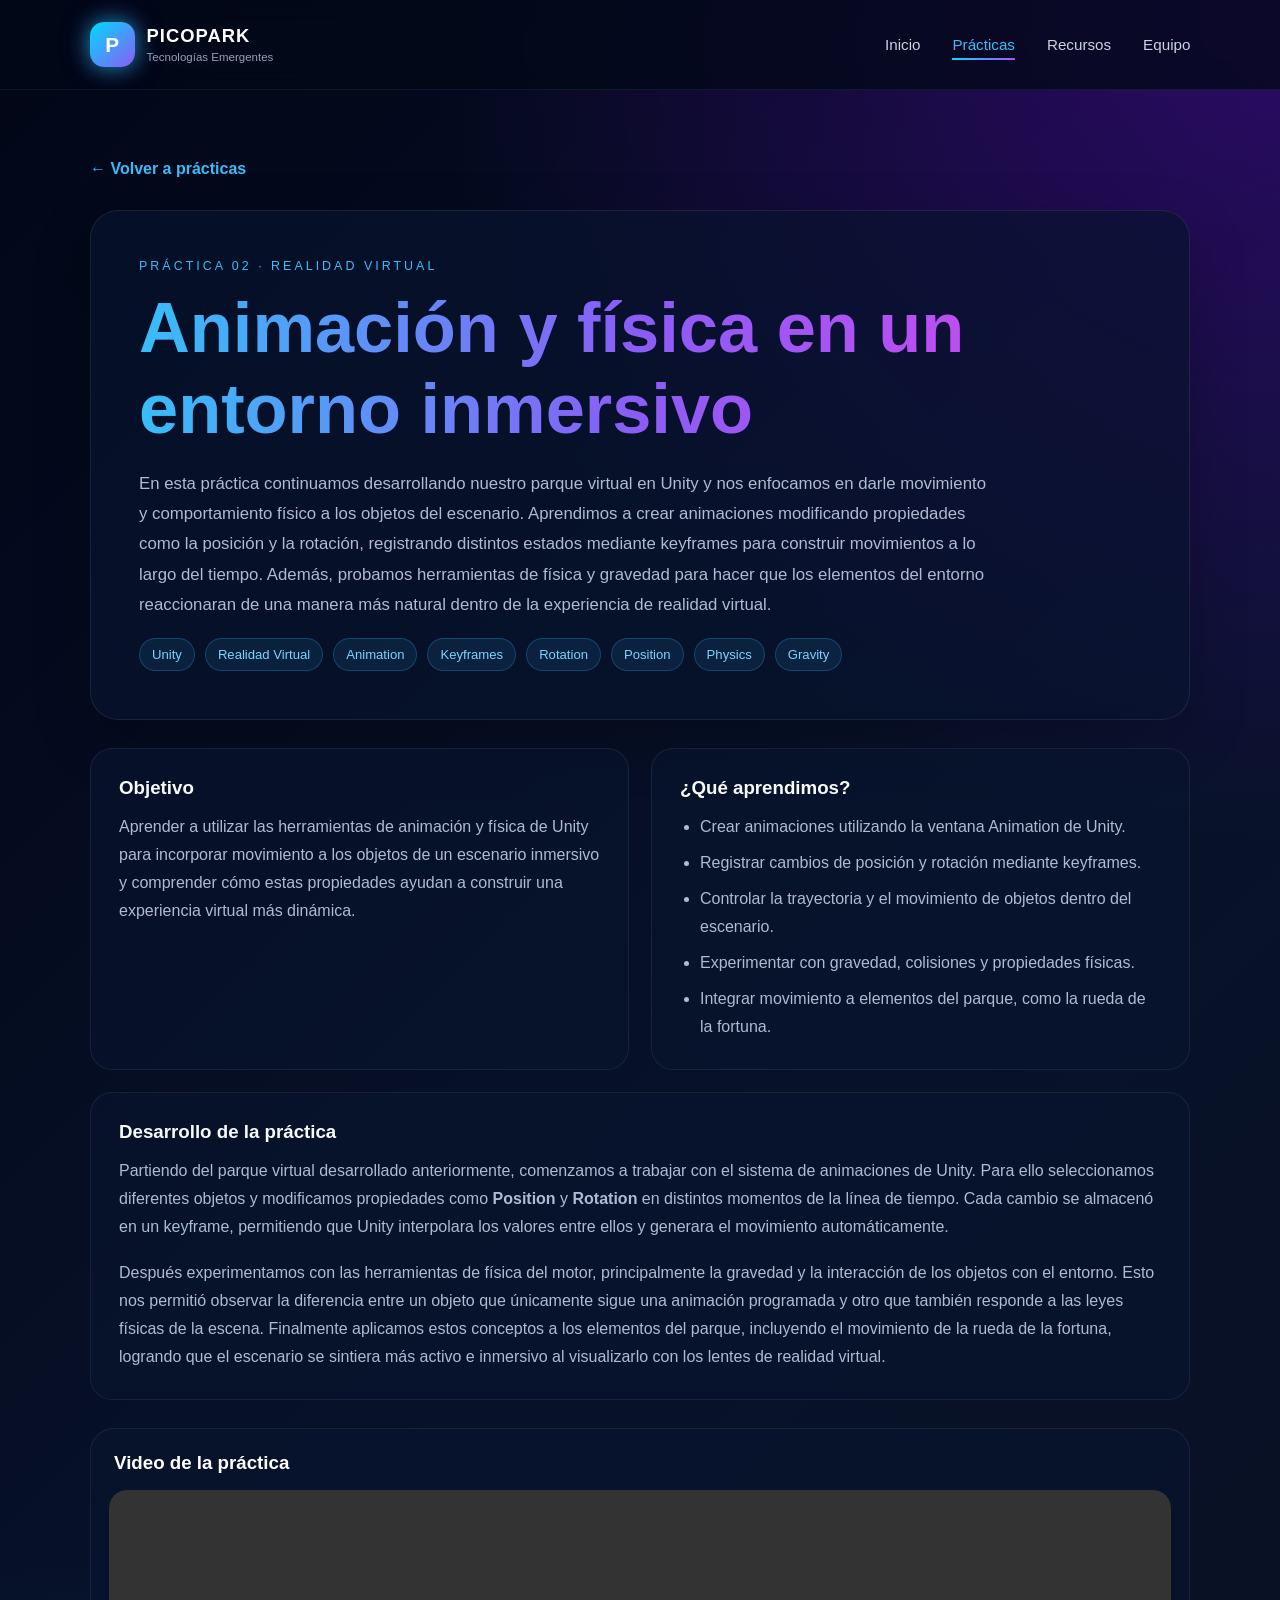
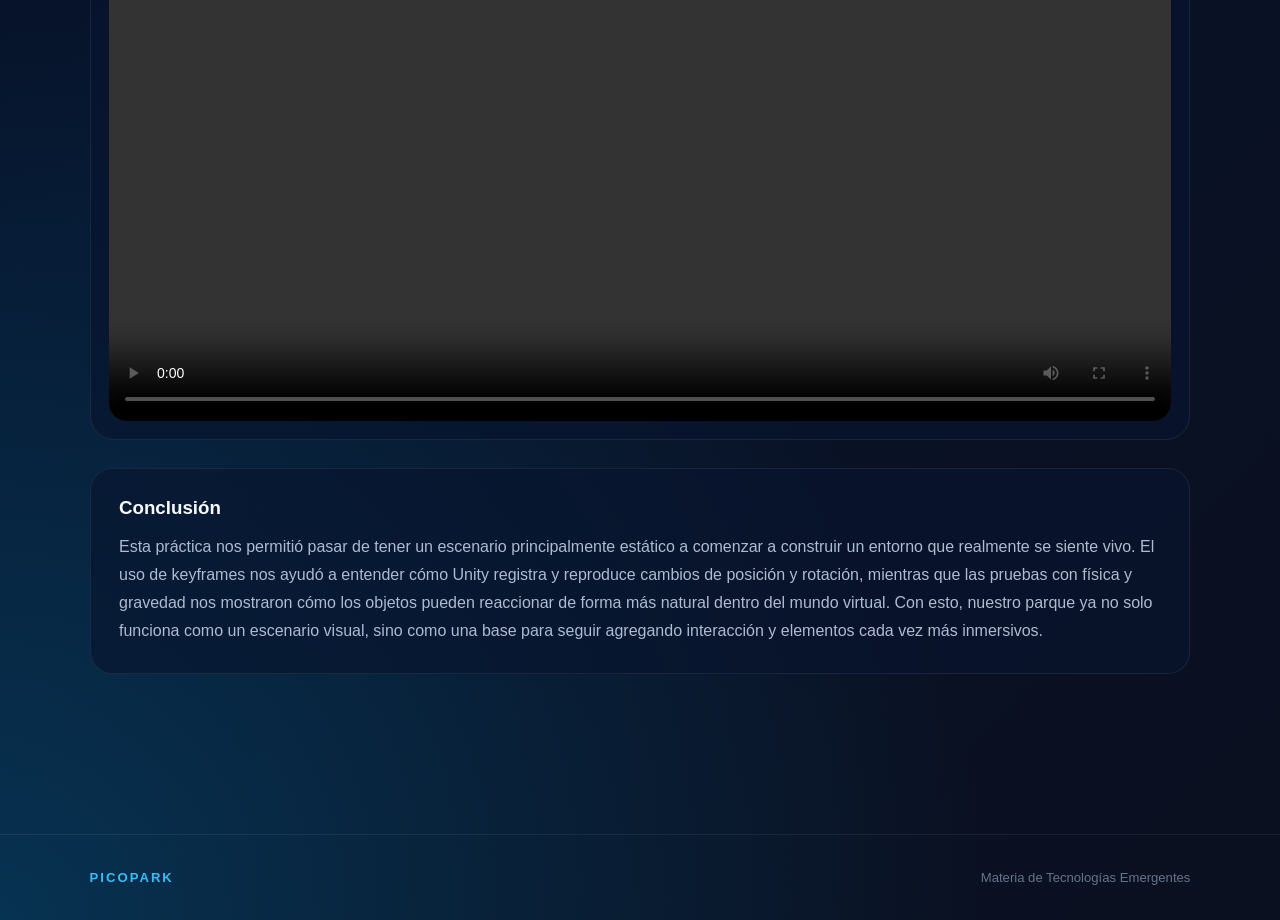
<file: practicas/practica2.html>
<!DOCTYPE html>
<html lang="es">
<head>
    <meta charset="UTF-8">
    <meta name="viewport" content="width=device-width, initial-scale=1.0">
    <title>Práctica 2 | PICOPARK</title>
    <link rel="stylesheet" href="../css/styles.css">

    <style>
        .practice-page {
            width: min(1100px, 88%);
            margin: 0 auto;
            padding: 70px 0 90px;
        }

        .practice-back {
            display: inline-block;
            margin-bottom: 32px;
            color: #38bdf8;
            text-decoration: none;
            font-weight: bold;
        }

        .practice-back:hover { color: #a855f7; }

        .practice-hero-detail {
            padding: 48px;
            border-radius: 28px;
            background: rgba(8, 20, 46, 0.68);
            border: 1px solid rgba(255,255,255,0.08);
            box-shadow: 0 20px 60px rgba(0,0,0,0.20);
        }

        .practice-kicker {
            color: #38bdf8;
            letter-spacing: 3px;
            font-size: 0.78rem;
            margin-bottom: 14px;
        }

        .practice-hero-detail h2 {
            font-size: clamp(2.4rem, 6vw, 4.4rem);
            margin-bottom: 20px;
            background: linear-gradient(90deg, #38bdf8, #8b5cf6, #d946ef);
            -webkit-background-clip: text;
            color: transparent;
        }

        .practice-intro {
            color: #aebbd0;
            line-height: 1.8;
            max-width: 850px;
            font-size: 1.05rem;
        }

        .practice-content-grid {
            display: grid;
            grid-template-columns: repeat(2, minmax(0, 1fr));
            gap: 22px;
            margin-top: 28px;
        }

        .practice-info-card {
            padding: 28px;
            border-radius: 22px;
            background: rgba(8, 20, 46, 0.65);
            border: 1px solid rgba(255,255,255,0.07);
        }

        .practice-info-card.full { grid-column: 1 / -1; }

        .practice-info-card h3 {
            margin-bottom: 14px;
            color: #f8fafc;
        }

        .practice-info-card p,
        .practice-info-card li {
            color: #aebbd0;
            line-height: 1.75;
        }

        .practice-info-card ul {
            padding-left: 20px;
        }

        .practice-info-card li + li {
            margin-top: 8px;
        }

        .video-wrap {
            margin-top: 28px;
            padding: 18px;
            border-radius: 24px;
            background: rgba(8, 20, 46, 0.65);
            border: 1px solid rgba(255,255,255,0.07);
        }

        .video-wrap h3 {
            margin: 5px 5px 16px;
        }

        .video-wrap video {
            width: 100%;
            display: block;
            border-radius: 18px;
            background: #000;
        }

        .tech-tags {
            display: flex;
            flex-wrap: wrap;
            gap: 10px;
            margin-top: 18px;
        }

        .tech-tags span {
            padding: 8px 12px;
            border-radius: 999px;
            background: rgba(56,189,248,0.10);
            border: 1px solid rgba(56,189,248,0.24);
            color: #7dd3fc;
            font-size: 0.82rem;
        }

        @media (max-width: 760px) {
            .practice-hero-detail { padding: 30px 22px; }
            .practice-content-grid { grid-template-columns: 1fr; }
            .practice-info-card.full { grid-column: auto; }
        }
    </style>
</head>
<body>

    <header class="navbar">
        <div class="logo">
            <div class="logo-icon">P</div>
            <div>
                <h1>PICOPARK</h1>
                <span>Tecnologías Emergentes</span>
            </div>
        </div>

        <nav class="nav-links">
            <a href="../index.html#inicio">Inicio</a>
            <a href="../index.html#practicas" class="active">Prácticas</a>
            <a href="../index.html#recursos">Recursos</a>
            <a href="../index.html#equipo">Equipo</a>
        </nav>
    </header>

    <main class="practice-page">
        <a class="practice-back" href="../index.html#practicas">← Volver a prácticas</a>

        <section class="practice-hero-detail">
            <p class="practice-kicker">PRÁCTICA 02 · REALIDAD VIRTUAL</p>
            <h2>Animación y física en un entorno inmersivo</h2>
            <p class="practice-intro">
                En esta práctica continuamos desarrollando nuestro parque virtual en Unity y nos enfocamos en darle movimiento y comportamiento físico a los objetos del escenario. Aprendimos a crear animaciones modificando propiedades como la posición y la rotación, registrando distintos estados mediante keyframes para construir movimientos a lo largo del tiempo. Además, probamos herramientas de física y gravedad para hacer que los elementos del entorno reaccionaran de una manera más natural dentro de la experiencia de realidad virtual.
            </p>

            <div class="tech-tags">
                <span>Unity</span>
                <span>Realidad Virtual</span>
                <span>Animation</span>
                <span>Keyframes</span>
                <span>Rotation</span>
                <span>Position</span>
                <span>Physics</span>
                <span>Gravity</span>
            </div>
        </section>

        <section class="practice-content-grid">
            <article class="practice-info-card">
                <h3>Objetivo</h3>
                <p>
                    Aprender a utilizar las herramientas de animación y física de Unity para incorporar movimiento a los objetos de un escenario inmersivo y comprender cómo estas propiedades ayudan a construir una experiencia virtual más dinámica.
                </p>
            </article>

            <article class="practice-info-card">
                <h3>¿Qué aprendimos?</h3>
                <ul>
                    <li>Crear animaciones utilizando la ventana Animation de Unity.</li>
                    <li>Registrar cambios de posición y rotación mediante keyframes.</li>
                    <li>Controlar la trayectoria y el movimiento de objetos dentro del escenario.</li>
                    <li>Experimentar con gravedad, colisiones y propiedades físicas.</li>
                    <li>Integrar movimiento a elementos del parque, como la rueda de la fortuna.</li>
                </ul>
            </article>

            <article class="practice-info-card full">
                <h3>Desarrollo de la práctica</h3>
                <p>
                    Partiendo del parque virtual desarrollado anteriormente, comenzamos a trabajar con el sistema de animaciones de Unity. Para ello seleccionamos diferentes objetos y modificamos propiedades como <strong>Position</strong> y <strong>Rotation</strong> en distintos momentos de la línea de tiempo. Cada cambio se almacenó en un keyframe, permitiendo que Unity interpolara los valores entre ellos y generara el movimiento automáticamente.
                </p>
                <br>
                <p>
                    Después experimentamos con las herramientas de física del motor, principalmente la gravedad y la interacción de los objetos con el entorno. Esto nos permitió observar la diferencia entre un objeto que únicamente sigue una animación programada y otro que también responde a las leyes físicas de la escena. Finalmente aplicamos estos conceptos a los elementos del parque, incluyendo el movimiento de la rueda de la fortuna, logrando que el escenario se sintiera más activo e inmersivo al visualizarlo con los lentes de realidad virtual.
                </p>
            </article>
        </section>

        <section class="video-wrap">
            <h3>Video de la práctica</h3>
            <video controls preload="metadata">
                <source src="../videos/practica2_web.mp4" type="video/mp4">
                Tu navegador no puede reproducir este video.
            </video>
        </section>

        <section class="practice-content-grid">
            <article class="practice-info-card full">
                <h3>Conclusión</h3>
                <p>
                    Esta práctica nos permitió pasar de tener un escenario principalmente estático a comenzar a construir un entorno que realmente se siente vivo. El uso de keyframes nos ayudó a entender cómo Unity registra y reproduce cambios de posición y rotación, mientras que las pruebas con física y gravedad nos mostraron cómo los objetos pueden reaccionar de forma más natural dentro del mundo virtual. Con esto, nuestro parque ya no solo funciona como un escenario visual, sino como una base para seguir agregando interacción y elementos cada vez más inmersivos.
                </p>
            </article>
        </section>
    </main>

    <footer>
        <span class="footer-logo">PICOPARK</span>
        <span>Materia de Tecnologías Emergentes</span>
    </footer>

</body>
</html>
</file>
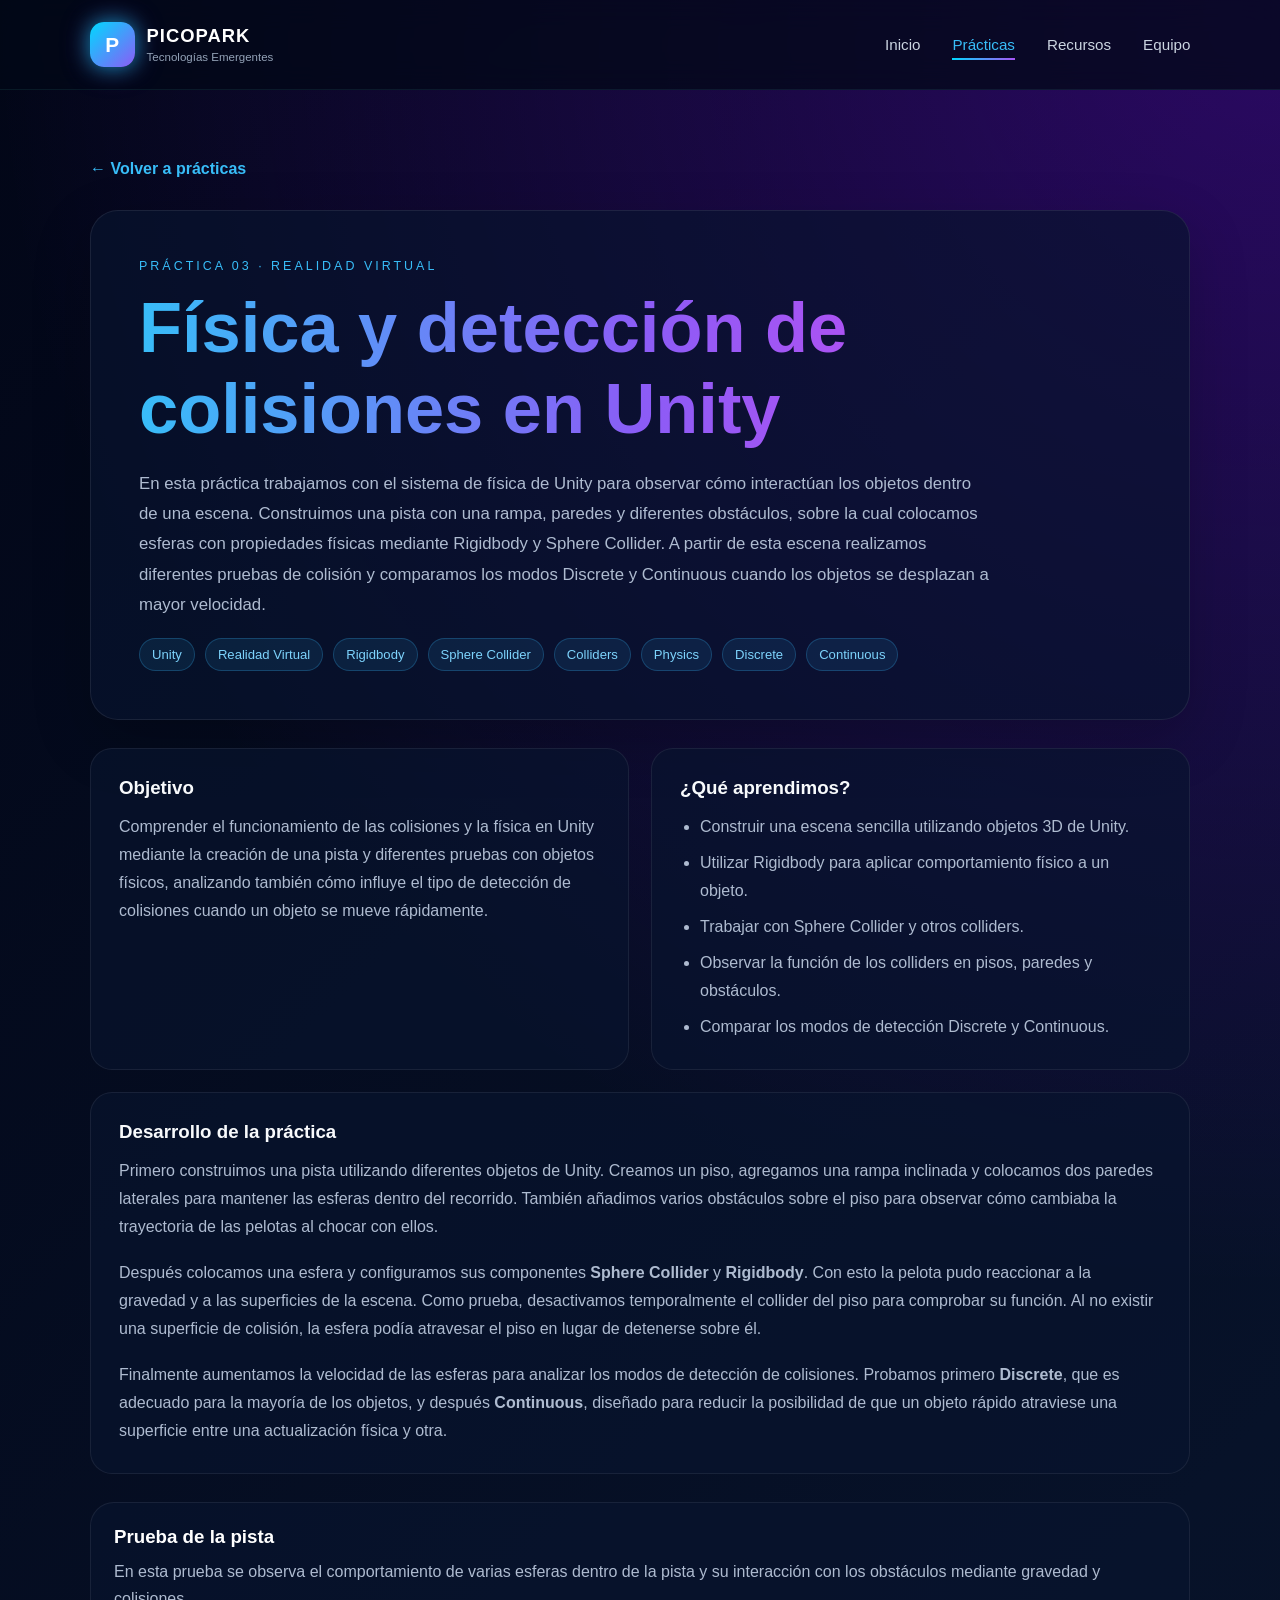
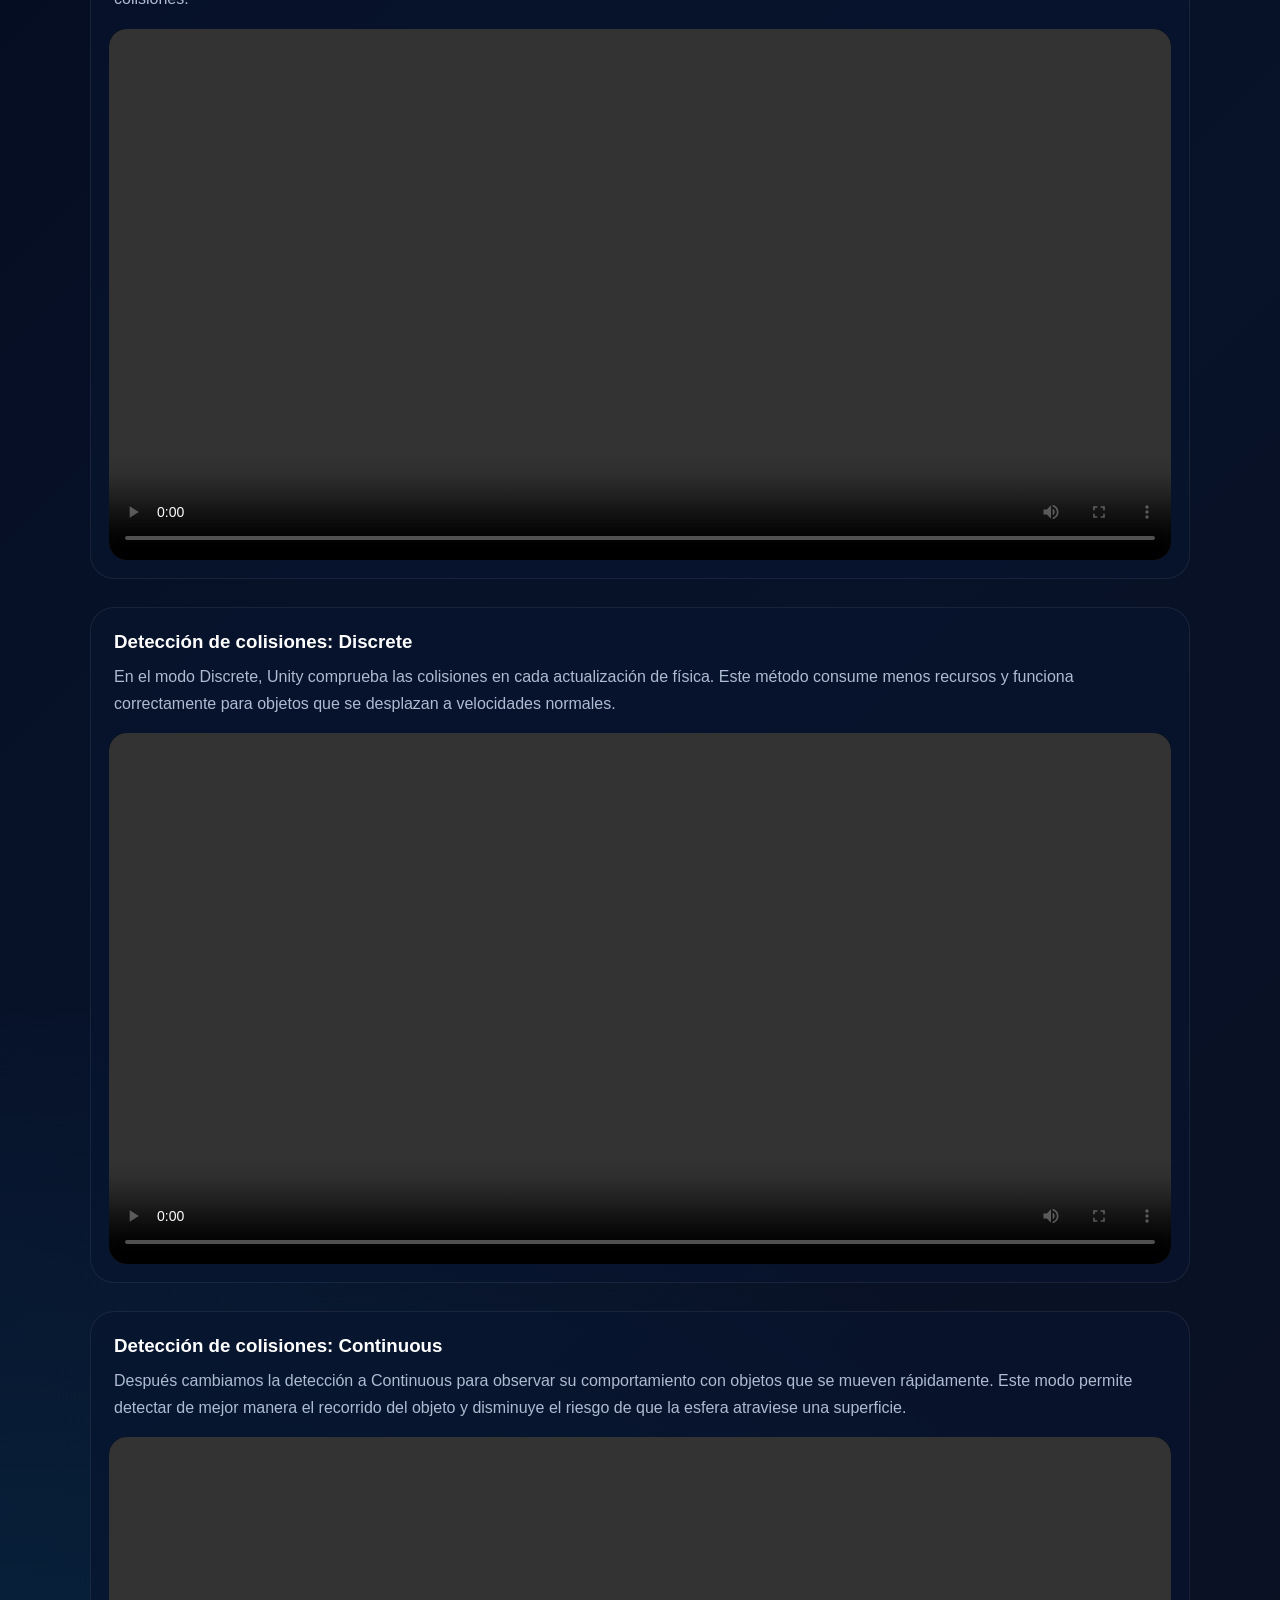
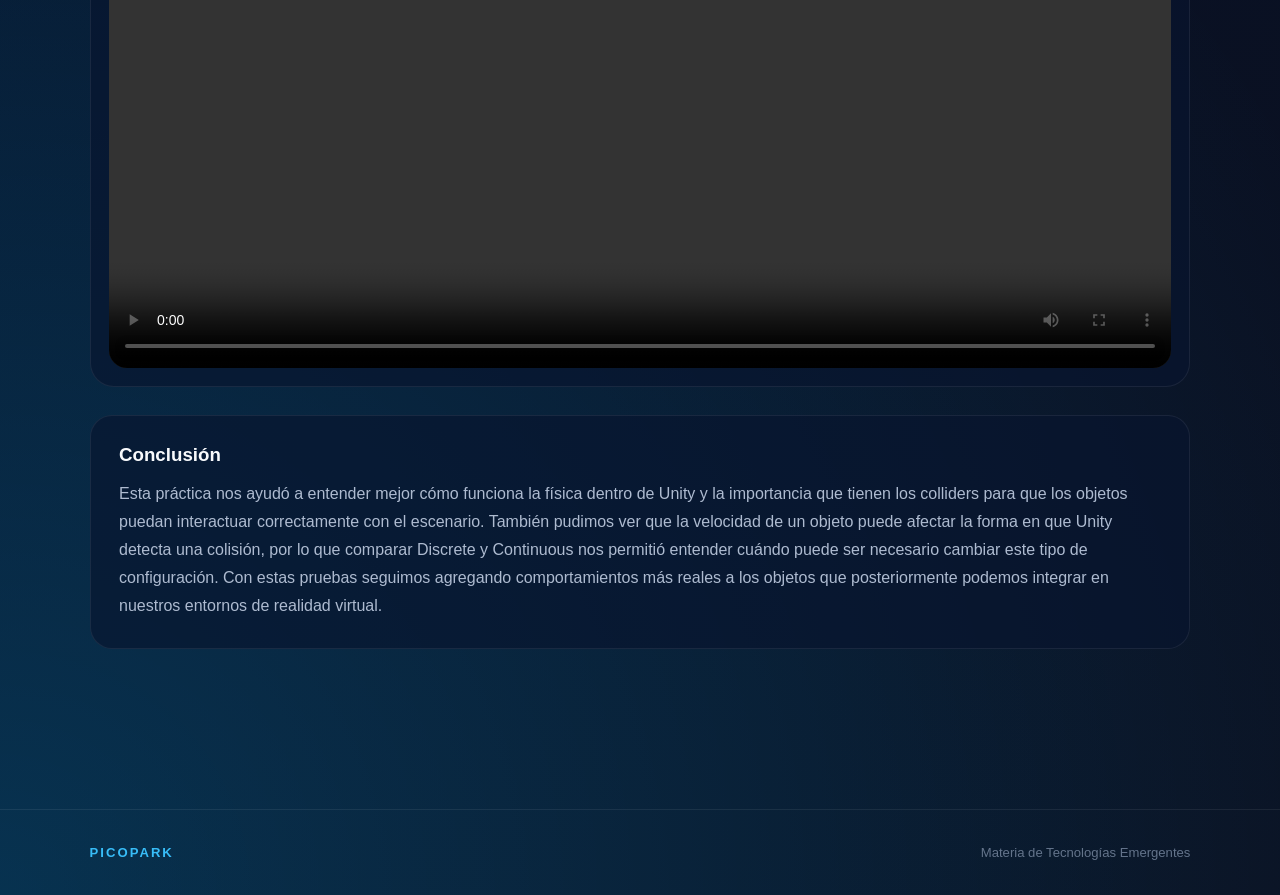
<file: practicas/practica3.html>
<!DOCTYPE html>
<html lang="es">
<head>
    <meta charset="UTF-8">
    <meta name="viewport" content="width=device-width, initial-scale=1.0">

    <title>Práctica 3 | PICOPARK</title>

    <link rel="stylesheet" href="../css/styles.css">

    <style>

        .practice-page {
            width: min(1100px, 88%);
            margin: 0 auto;
            padding: 70px 0 90px;
        }

        .practice-back {
            display: inline-block;
            margin-bottom: 32px;
            color: #38bdf8;
            text-decoration: none;
            font-weight: bold;
        }

        .practice-back:hover {
            color: #a855f7;
        }

        .practice-hero-detail {
            padding: 48px;
            border-radius: 28px;
            background: rgba(8, 20, 46, 0.68);
            border: 1px solid rgba(255,255,255,0.08);
            box-shadow: 0 20px 60px rgba(0,0,0,0.20);
        }

        .practice-kicker {
            color: #38bdf8;
            letter-spacing: 3px;
            font-size: 0.78rem;
            margin-bottom: 14px;
        }

        .practice-hero-detail h2 {
            font-size: clamp(2.4rem, 6vw, 4.4rem);
            margin-bottom: 20px;

            background: linear-gradient(
                90deg,
                #38bdf8,
                #8b5cf6,
                #d946ef
            );

            -webkit-background-clip: text;
            color: transparent;
        }

        .practice-intro {
            color: #aebbd0;
            line-height: 1.8;
            max-width: 850px;
            font-size: 1.05rem;
        }

        .practice-content-grid {
            display: grid;
            grid-template-columns: repeat(2, minmax(0, 1fr));
            gap: 22px;
            margin-top: 28px;
        }

        .practice-info-card {
            padding: 28px;
            border-radius: 22px;
            background: rgba(8, 20, 46, 0.65);
            border: 1px solid rgba(255,255,255,0.07);
        }

        .practice-info-card.full {
            grid-column: 1 / -1;
        }

        .practice-info-card h3 {
            margin-bottom: 14px;
            color: #f8fafc;
        }

        .practice-info-card p,
        .practice-info-card li {
            color: #aebbd0;
            line-height: 1.75;
        }

        .practice-info-card ul {
            padding-left: 20px;
        }

        .practice-info-card li + li {
            margin-top: 8px;
        }

        .video-wrap {
            margin-top: 28px;
            padding: 18px;
            border-radius: 24px;
            background: rgba(8, 20, 46, 0.65);
            border: 1px solid rgba(255,255,255,0.07);
        }

        .video-wrap h3 {
            margin: 5px 5px 10px;
        }

        .video-wrap p {
            margin: 0 5px 16px;
            color: #aebbd0;
            line-height: 1.7;
        }

        .video-wrap video {
            width: 100%;
            display: block;
            border-radius: 18px;
            background: #000;
        }

        .tech-tags {
            display: flex;
            flex-wrap: wrap;
            gap: 10px;
            margin-top: 18px;
        }

        .tech-tags span {
            padding: 8px 12px;
            border-radius: 999px;
            background: rgba(56,189,248,0.10);
            border: 1px solid rgba(56,189,248,0.24);
            color: #7dd3fc;
            font-size: 0.82rem;
        }

        @media (max-width: 760px) {

            .practice-hero-detail {
                padding: 30px 22px;
            }

            .practice-content-grid {
                grid-template-columns: 1fr;
            }

            .practice-info-card.full {
                grid-column: auto;
            }
        }

    </style>
</head>


<body>


    <!-- NAVBAR -->

    <header class="navbar">

        <div class="logo">

            <div class="logo-icon">
                P
            </div>

            <div>
                <h1>PICOPARK</h1>
                <span>Tecnologías Emergentes</span>
            </div>

        </div>


        <nav class="nav-links">

            <a href="../index.html#inicio">
                Inicio
            </a>

            <a href="../index.html#practicas" class="active">
                Prácticas
            </a>

            <a href="../index.html#recursos">
                Recursos
            </a>

            <a href="../index.html#equipo">
                Equipo
            </a>

        </nav>

    </header>



    <main class="practice-page">


        <a
            class="practice-back"
            href="../index.html#practicas"
        >
            ← Volver a prácticas
        </a>



        <!-- INTRODUCCIÓN -->

        <section class="practice-hero-detail">

            <p class="practice-kicker">
                PRÁCTICA 03 · REALIDAD VIRTUAL
            </p>

            <h2>
                Física y detección de colisiones en Unity
            </h2>


            <p class="practice-intro">

                En esta práctica trabajamos con el sistema de física de
                Unity para observar cómo interactúan los objetos dentro
                de una escena. Construimos una pista con una rampa,
                paredes y diferentes obstáculos, sobre la cual colocamos
                esferas con propiedades físicas mediante Rigidbody y
                Sphere Collider. A partir de esta escena realizamos
                diferentes pruebas de colisión y comparamos los modos
                Discrete y Continuous cuando los objetos se desplazan a
                mayor velocidad.

            </p>


            <div class="tech-tags">

                <span>Unity</span>
                <span>Realidad Virtual</span>
                <span>Rigidbody</span>
                <span>Sphere Collider</span>
                <span>Colliders</span>
                <span>Physics</span>
                <span>Discrete</span>
                <span>Continuous</span>

            </div>

        </section>



        <!-- INFORMACIÓN -->

        <section class="practice-content-grid">


            <article class="practice-info-card">

                <h3>
                    Objetivo
                </h3>

                <p>

                    Comprender el funcionamiento de las colisiones y la
                    física en Unity mediante la creación de una pista y
                    diferentes pruebas con objetos físicos, analizando
                    también cómo influye el tipo de detección de
                    colisiones cuando un objeto se mueve rápidamente.

                </p>

            </article>



            <article class="practice-info-card">

                <h3>
                    ¿Qué aprendimos?
                </h3>

                <ul>

                    <li>
                        Construir una escena sencilla utilizando objetos
                        3D de Unity.
                    </li>

                    <li>
                        Utilizar Rigidbody para aplicar comportamiento
                        físico a un objeto.
                    </li>

                    <li>
                        Trabajar con Sphere Collider y otros colliders.
                    </li>

                    <li>
                        Observar la función de los colliders en pisos,
                        paredes y obstáculos.
                    </li>

                    <li>
                        Comparar los modos de detección Discrete y
                        Continuous.
                    </li>

                </ul>

            </article>



            <!-- DESARROLLO -->

            <article class="practice-info-card full">

                <h3>
                    Desarrollo de la práctica
                </h3>

                <p>

                    Primero construimos una pista utilizando diferentes
                    objetos de Unity. Creamos un piso, agregamos una
                    rampa inclinada y colocamos dos paredes laterales
                    para mantener las esferas dentro del recorrido.
                    También añadimos varios obstáculos sobre el piso
                    para observar cómo cambiaba la trayectoria de las
                    pelotas al chocar con ellos.

                </p>

                <br>

                <p>

                    Después colocamos una esfera y configuramos sus
                    componentes <strong>Sphere Collider</strong> y
                    <strong>Rigidbody</strong>. Con esto la pelota pudo
                    reaccionar a la gravedad y a las superficies de la
                    escena. Como prueba, desactivamos temporalmente el
                    collider del piso para comprobar su función. Al no
                    existir una superficie de colisión, la esfera podía
                    atravesar el piso en lugar de detenerse sobre él.

                </p>

                <br>

                <p>

                    Finalmente aumentamos la velocidad de las esferas
                    para analizar los modos de detección de colisiones.
                    Probamos primero <strong>Discrete</strong>, que es
                    adecuado para la mayoría de los objetos, y después
                    <strong>Continuous</strong>, diseñado para reducir
                    la posibilidad de que un objeto rápido atraviese una
                    superficie entre una actualización física y otra.

                </p>

            </article>

        </section>



        <!-- VIDEO 1 -->

        <section class="video-wrap">

            <h3>
                Prueba de la pista
            </h3>

            <p>

                En esta prueba se observa el comportamiento de varias
                esferas dentro de la pista y su interacción con los
                obstáculos mediante gravedad y colisiones.

            </p>


            <video controls preload="metadata">

                <source
                    src="../videos/practica3_bolas.mp4"
                    type="video/mp4"
                >

                Tu navegador no puede reproducir este video.

            </video>

        </section>



        <!-- VIDEO 2 -->

        <section class="video-wrap">

            <h3>
                Detección de colisiones: Discrete
            </h3>

            <p>

                En el modo Discrete, Unity comprueba las colisiones en
                cada actualización de física. Este método consume menos
                recursos y funciona correctamente para objetos que se
                desplazan a velocidades normales.

            </p>


            <video controls preload="metadata">

                <source
                    src="../videos/practica3_discrete.mp4"
                    type="video/mp4"
                >

                Tu navegador no puede reproducir este video.

            </video>

        </section>



        <!-- VIDEO 3 -->

        <section class="video-wrap">

            <h3>
                Detección de colisiones: Continuous
            </h3>

            <p>

                Después cambiamos la detección a Continuous para
                observar su comportamiento con objetos que se mueven
                rápidamente. Este modo permite detectar de mejor manera
                el recorrido del objeto y disminuye el riesgo de que la
                esfera atraviese una superficie.

            </p>


            <video controls preload="metadata">

                <source
                    src="../videos/practica3_continuous.mp4"
                    type="video/mp4"
                >

                Tu navegador no puede reproducir este video.

            </video>

        </section>



        <!-- CONCLUSIÓN -->

        <section class="practice-content-grid">

            <article class="practice-info-card full">

                <h3>
                    Conclusión
                </h3>

                <p>

                    Esta práctica nos ayudó a entender mejor cómo
                    funciona la física dentro de Unity y la importancia
                    que tienen los colliders para que los objetos puedan
                    interactuar correctamente con el escenario. También
                    pudimos ver que la velocidad de un objeto puede
                    afectar la forma en que Unity detecta una colisión,
                    por lo que comparar Discrete y Continuous nos
                    permitió entender cuándo puede ser necesario cambiar
                    este tipo de configuración. Con estas pruebas
                    seguimos agregando comportamientos más reales a los
                    objetos que posteriormente podemos integrar en
                    nuestros entornos de realidad virtual.

                </p>

            </article>

        </section>


    </main>



    <!-- FOOTER -->

    <footer>

        <span class="footer-logo">
            PICOPARK
        </span>

        <span>
            Materia de Tecnologías Emergentes
        </span>

    </footer>


</body>
</html>
</file>
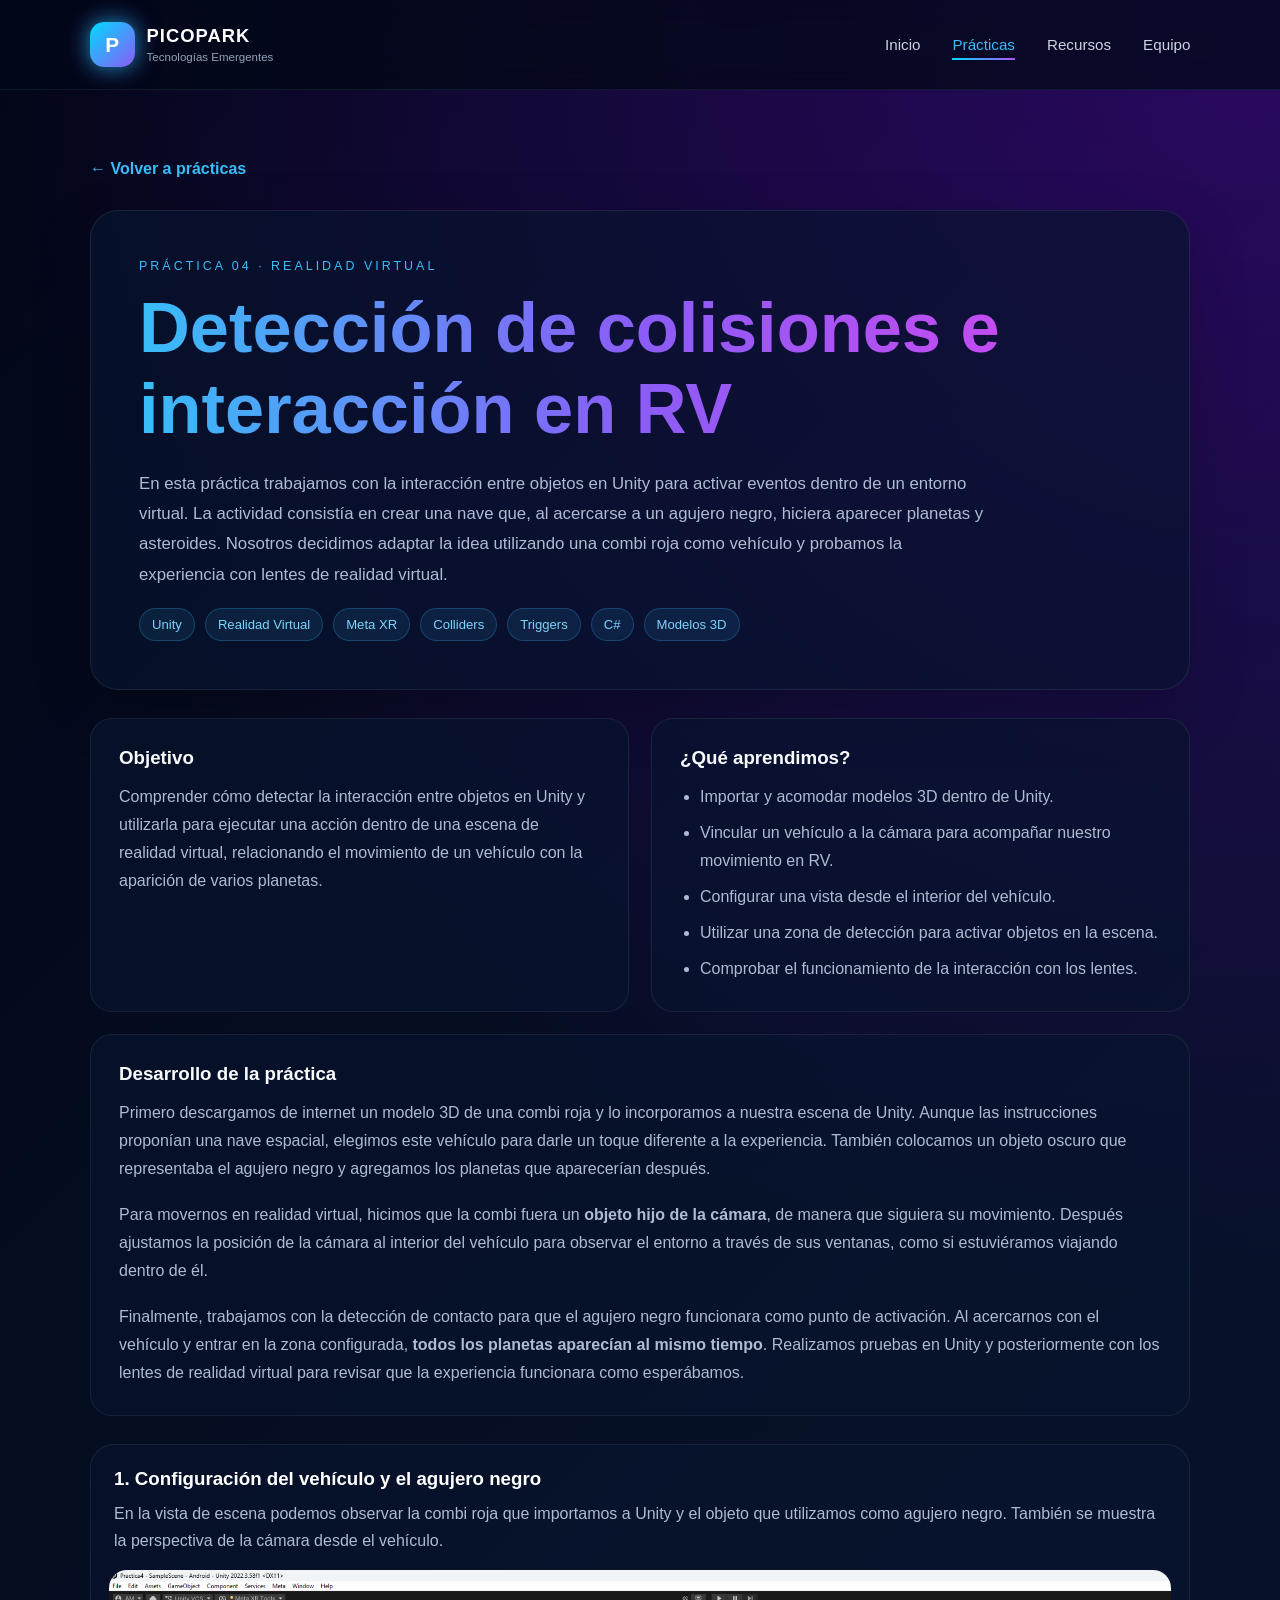
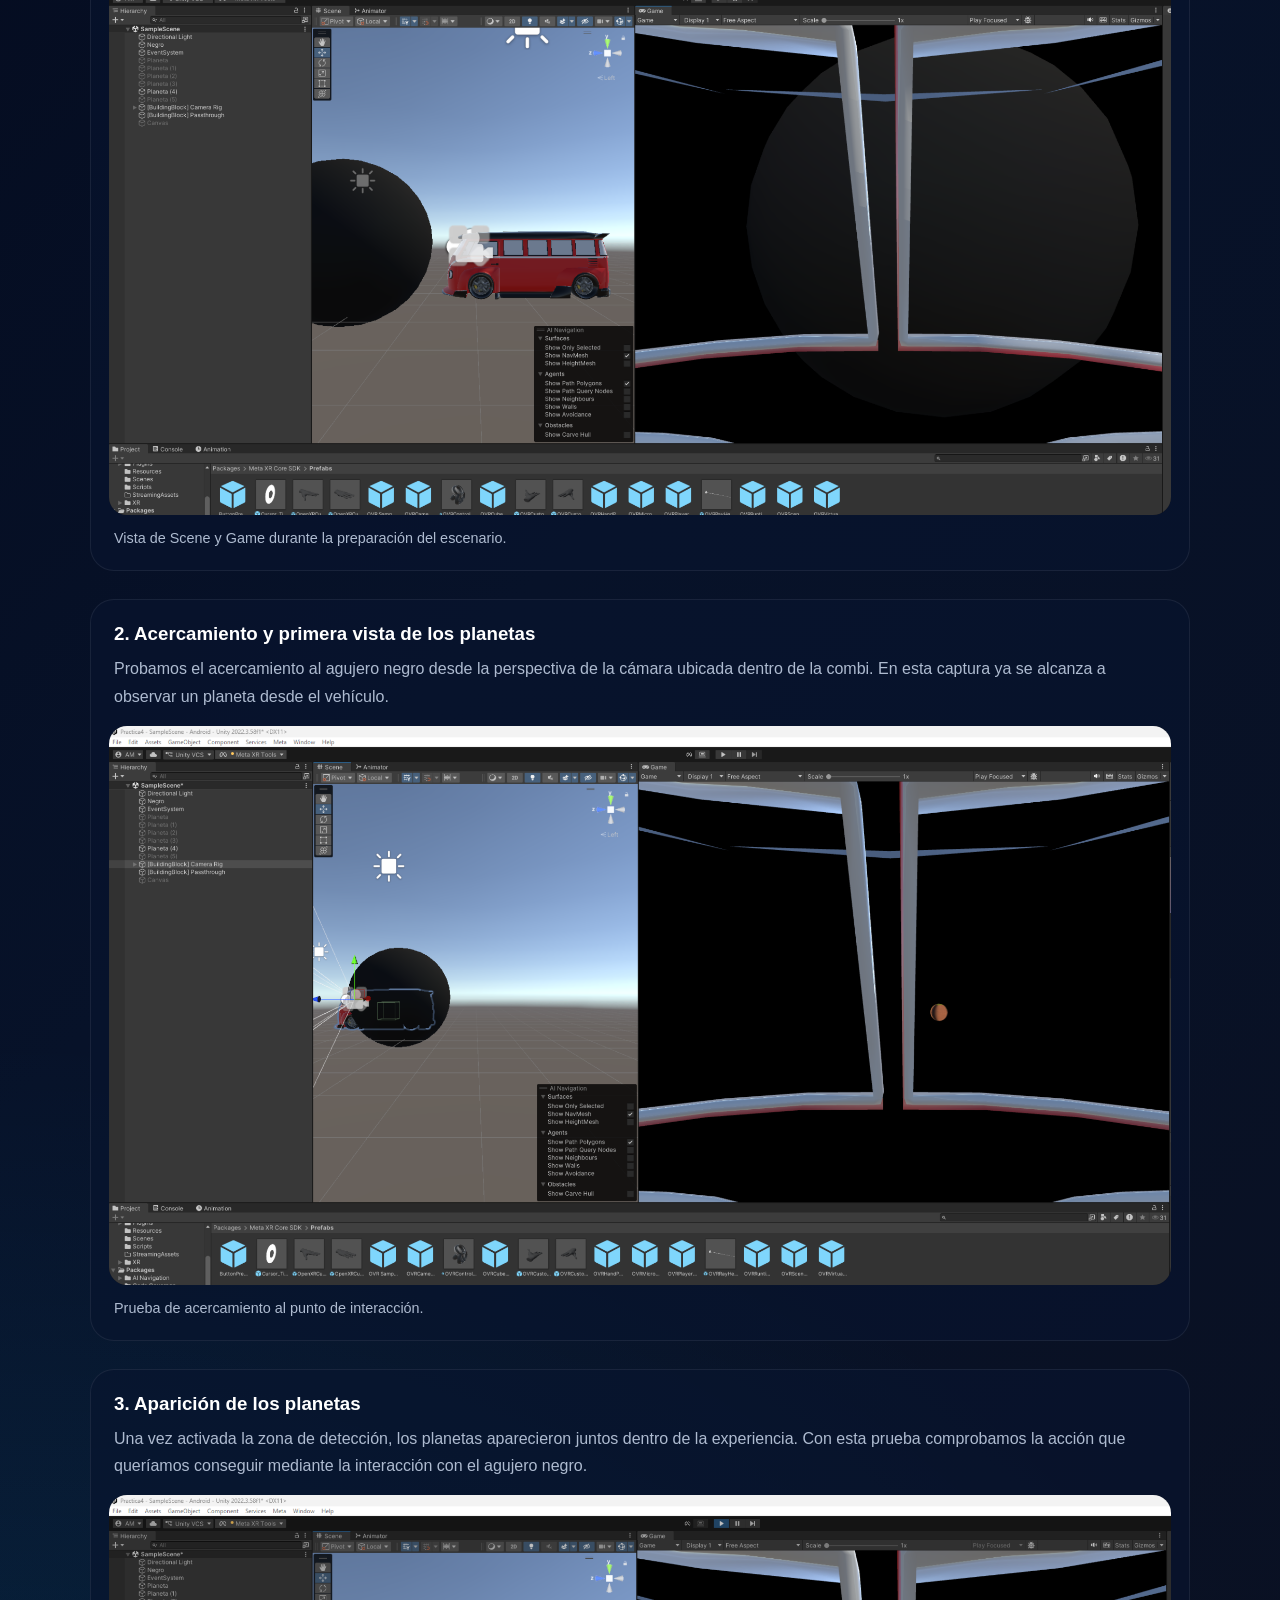
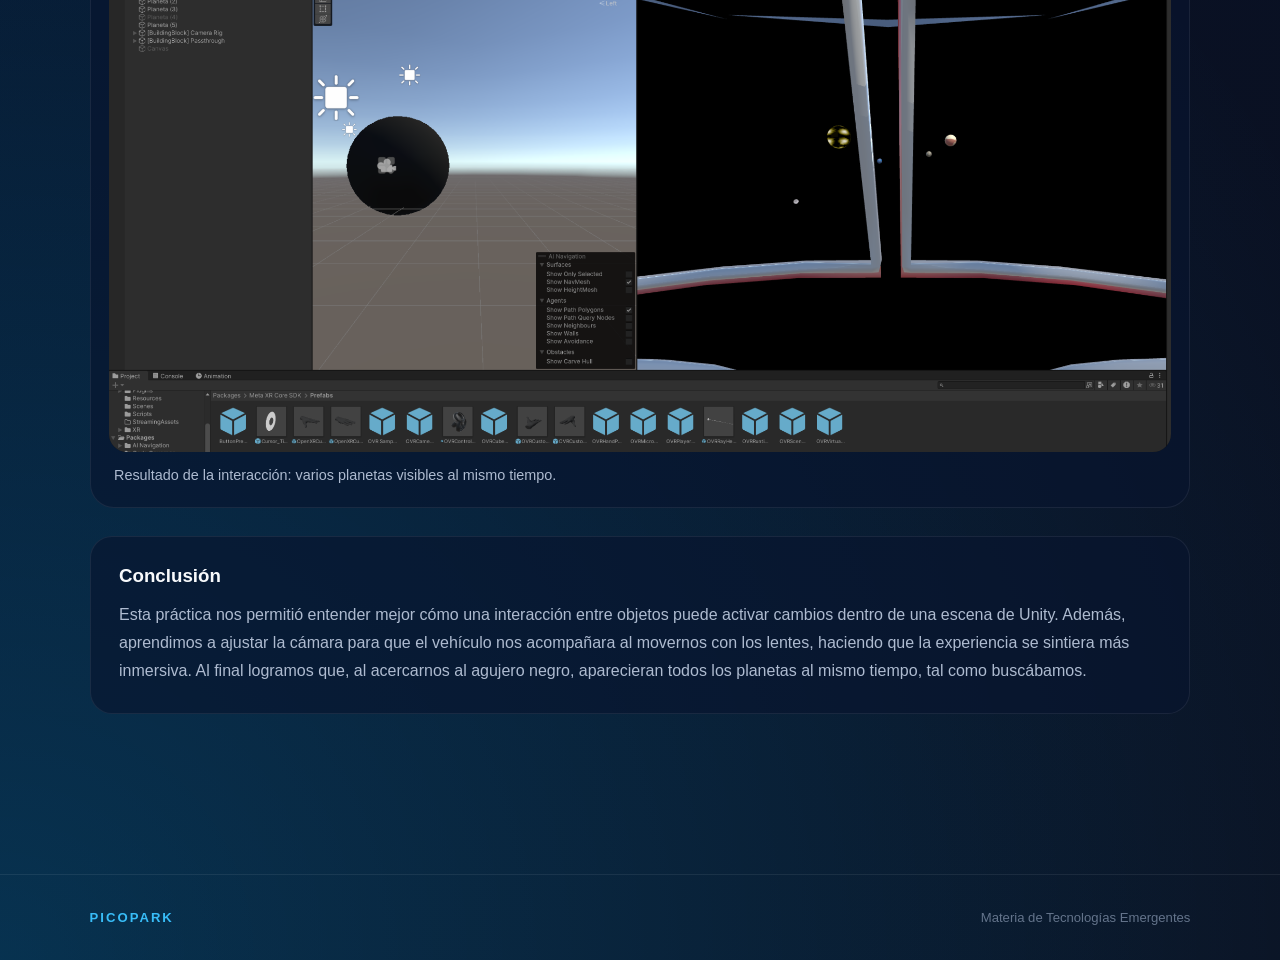
<file: practicas/practica4.html>
<!DOCTYPE html>
<html lang="es">
<head>
    <meta charset="UTF-8">
    <meta name="viewport" content="width=device-width, initial-scale=1.0">

    <title>Práctica 4 | PICOPARK</title>

    <link rel="stylesheet" href="../css/styles.css">

    <style>

        .practice-page {
            width: min(1100px, 88%);
            margin: 0 auto;
            padding: 70px 0 90px;
        }

        .practice-back {
            display: inline-block;
            margin-bottom: 32px;
            color: #38bdf8;
            text-decoration: none;
            font-weight: bold;
        }

        .practice-back:hover {
            color: #a855f7;
        }

        .practice-hero-detail {
            padding: 48px;
            border-radius: 28px;
            background: rgba(8, 20, 46, 0.68);
            border: 1px solid rgba(255,255,255,0.08);
            box-shadow: 0 20px 60px rgba(0,0,0,0.20);
        }

        .practice-kicker {
            color: #38bdf8;
            letter-spacing: 3px;
            font-size: 0.78rem;
            margin-bottom: 14px;
        }

        .practice-hero-detail h2 {
            font-size: clamp(2.4rem, 6vw, 4.4rem);
            margin-bottom: 20px;

            background: linear-gradient(
                90deg,
                #38bdf8,
                #8b5cf6,
                #d946ef
            );

            -webkit-background-clip: text;
            color: transparent;
        }

        .practice-intro {
            color: #aebbd0;
            line-height: 1.8;
            max-width: 850px;
            font-size: 1.05rem;
        }

        .practice-content-grid {
            display: grid;
            grid-template-columns: repeat(2, minmax(0, 1fr));
            gap: 22px;
            margin-top: 28px;
        }

        .practice-info-card {
            padding: 28px;
            border-radius: 22px;
            background: rgba(8, 20, 46, 0.65);
            border: 1px solid rgba(255,255,255,0.07);
        }

        .practice-info-card.full {
            grid-column: 1 / -1;
        }

        .practice-info-card h3 {
            margin-bottom: 14px;
            color: #f8fafc;
        }

        .practice-info-card p,
        .practice-info-card li {
            color: #aebbd0;
            line-height: 1.75;
        }

        .practice-info-card ul {
            padding-left: 20px;
        }

        .practice-info-card li + li {
            margin-top: 8px;
        }

        .video-wrap {
            margin-top: 28px;
            padding: 18px;
            border-radius: 24px;
            background: rgba(8, 20, 46, 0.65);
            border: 1px solid rgba(255,255,255,0.07);
        }

        .video-wrap h3 {
            margin: 5px 5px 10px;
        }

        .video-wrap p {
            margin: 0 5px 16px;
            color: #aebbd0;
            line-height: 1.7;
        }

        .video-wrap video {
            width: 100%;
            display: block;
            border-radius: 18px;
            background: #000;
        }


        /* Evidencias fotográficas de la práctica 4 */
        .video-wrap figure {
            margin: 0;
        }

        .evidence-image {
            width: 100%;
            height: auto;
            max-height: 680px;
            object-fit: contain;
            display: block;
            border-radius: 18px;
            background: #070b17;
        }

        .evidence-caption {
            color: #aebbd0;
            font-size: 0.90rem;
            line-height: 1.6;
            margin: 12px 5px 2px;
        }

        .tech-tags {
            display: flex;
            flex-wrap: wrap;
            gap: 10px;
            margin-top: 18px;
        }

        .tech-tags span {
            padding: 8px 12px;
            border-radius: 999px;
            background: rgba(56,189,248,0.10);
            border: 1px solid rgba(56,189,248,0.24);
            color: #7dd3fc;
            font-size: 0.82rem;
        }

        @media (max-width: 760px) {

            .practice-hero-detail {
                padding: 30px 22px;
            }

            .practice-content-grid {
                grid-template-columns: 1fr;
            }

            .practice-info-card.full {
                grid-column: auto;
            }
        }

    </style>
</head>


<body>


    <!-- NAVBAR -->

    <header class="navbar">

        <div class="logo">

            <div class="logo-icon">
                P
            </div>

            <div>
                <h1>PICOPARK</h1>
                <span>Tecnologías Emergentes</span>
            </div>

        </div>


        <nav class="nav-links">

            <a href="../index.html#inicio">
                Inicio
            </a>

            <a href="../index.html#practicas" class="active">
                Prácticas
            </a>

            <a href="../index.html#recursos">
                Recursos
            </a>

            <a href="../index.html#equipo">
                Equipo
            </a>

        </nav>

    </header>



    <main class="practice-page">

        <a class="practice-back" href="../index.html#practicas">
            ← Volver a prácticas
        </a>

        <!-- INTRODUCCIÓN -->
        <section class="practice-hero-detail">

            <p class="practice-kicker">PRÁCTICA 04 · REALIDAD VIRTUAL</p>

            <h2>Detección de colisiones e interacción en RV</h2>

            <p class="practice-intro">
                En esta práctica trabajamos con la interacción entre objetos en Unity
                para activar eventos dentro de un entorno virtual. La actividad
                consistía en crear una nave que, al acercarse a un agujero negro,
                hiciera aparecer planetas y asteroides. Nosotros decidimos adaptar
                la idea utilizando una combi roja como vehículo y probamos la
                experiencia con lentes de realidad virtual.
            </p>

            <div class="tech-tags">
                <span>Unity</span>
                <span>Realidad Virtual</span>
                <span>Meta XR</span>
                <span>Colliders</span>
                <span>Triggers</span>
                <span>C#</span>
                <span>Modelos 3D</span>
            </div>

        </section>

        <!-- INFORMACIÓN -->
        <section class="practice-content-grid">

            <article class="practice-info-card">
                <h3>Objetivo</h3>
                <p>
                    Comprender cómo detectar la interacción entre objetos en Unity
                    y utilizarla para ejecutar una acción dentro de una escena de
                    realidad virtual, relacionando el movimiento de un vehículo
                    con la aparición de varios planetas.
                </p>
            </article>

            <article class="practice-info-card">
                <h3>¿Qué aprendimos?</h3>
                <ul>
                    <li>Importar y acomodar modelos 3D dentro de Unity.</li>
                    <li>Vincular un vehículo a la cámara para acompañar nuestro movimiento en RV.</li>
                    <li>Configurar una vista desde el interior del vehículo.</li>
                    <li>Utilizar una zona de detección para activar objetos en la escena.</li>
                    <li>Comprobar el funcionamiento de la interacción con los lentes.</li>
                </ul>
            </article>

            <!-- DESARROLLO -->
            <article class="practice-info-card full">
                <h3>Desarrollo de la práctica</h3>

                <p>
                    Primero descargamos de internet un modelo 3D de una combi roja
                    y lo incorporamos a nuestra escena de Unity. Aunque las
                    instrucciones proponían una nave espacial, elegimos este
                    vehículo para darle un toque diferente a la experiencia.
                    También colocamos un objeto oscuro que representaba el agujero
                    negro y agregamos los planetas que aparecerían después.
                </p>

                <br>

                <p>
                    Para movernos en realidad virtual, hicimos que la combi fuera
                    un <strong>objeto hijo de la cámara</strong>, de manera que
                    siguiera su movimiento. Después ajustamos la posición de la
                    cámara al interior del vehículo para observar el entorno
                    a través de sus ventanas, como si estuviéramos viajando
                    dentro de él.
                </p>

                <br>

                <p>
                    Finalmente, trabajamos con la detección de contacto para que
                    el agujero negro funcionara como punto de activación. Al
                    acercarnos con el vehículo y entrar en la zona configurada,
                    <strong>todos los planetas aparecían al mismo tiempo</strong>.
                    Realizamos pruebas en Unity y posteriormente con los lentes
                    de realidad virtual para revisar que la experiencia
                    funcionara como esperábamos.
                </p>

            </article>

        </section>

        <!-- EVIDENCIA 1 -->
        <section class="video-wrap">
            <h3>1. Configuración del vehículo y el agujero negro</h3>
            <p>
                En la vista de escena podemos observar la combi roja que importamos
                a Unity y el objeto que utilizamos como agujero negro.
                También se muestra la perspectiva de la cámara desde el vehículo.
            </p>
            <figure>
                <img class="evidence-image"
                     src="../img/practica4_vehiculo.png"
                     alt="Unity con una combi roja junto a un agujero negro y la vista desde su interior"
                     loading="lazy">
                <figcaption class="evidence-caption">Vista de Scene y Game durante la preparación del escenario.</figcaption>
            </figure>
        </section>

        <!-- EVIDENCIA 2 -->
        <section class="video-wrap">
            <h3>2. Acercamiento y primera vista de los planetas</h3>
            <p>
                Probamos el acercamiento al agujero negro desde la perspectiva
                de la cámara ubicada dentro de la combi. En esta captura
                ya se alcanza a observar un planeta desde el vehículo.
            </p>
            <figure>
                <img class="evidence-image"
                     src="../img/practica4_acercamiento.png"
                     alt="La combi se aproxima al agujero negro y se ve un planeta desde su cámara"
                     loading="lazy">
                <figcaption class="evidence-caption">Prueba de acercamiento al punto de interacción.</figcaption>
            </figure>
        </section>

        <!-- EVIDENCIA 3 -->
        <section class="video-wrap">
            <h3>3. Aparición de los planetas</h3>
            <p>
                Una vez activada la zona de detección, los planetas aparecieron
                juntos dentro de la experiencia. Con esta prueba comprobamos
                la acción que queríamos conseguir mediante la interacción
                con el agujero negro.
            </p>
            <figure>
                <img class="evidence-image"
                     src="../img/practica4_planetas.png"
                     alt="Varios planetas visibles al mismo tiempo desde el interior del vehículo en Unity"
                     loading="lazy">
                <figcaption class="evidence-caption">Resultado de la interacción: varios planetas visibles al mismo tiempo.</figcaption>
            </figure>
        </section>

        <!-- CONCLUSIÓN -->
        <section class="practice-content-grid">
            <article class="practice-info-card full">
                <h3>Conclusión</h3>
                <p>
                    Esta práctica nos permitió entender mejor cómo una interacción
                    entre objetos puede activar cambios dentro de una escena de
                    Unity. Además, aprendimos a ajustar la cámara para que el
                    vehículo nos acompañara al movernos con los lentes, haciendo
                    que la experiencia se sintiera más inmersiva. Al final
                    logramos que, al acercarnos al agujero negro, aparecieran
                    todos los planetas al mismo tiempo, tal como buscábamos.
                </p>
            </article>
        </section>

    </main>



    <!-- FOOTER -->

    <footer>

        <span class="footer-logo">
            PICOPARK
        </span>

        <span>
            Materia de Tecnologías Emergentes
        </span>

    </footer>


</body>
</html>
</file>
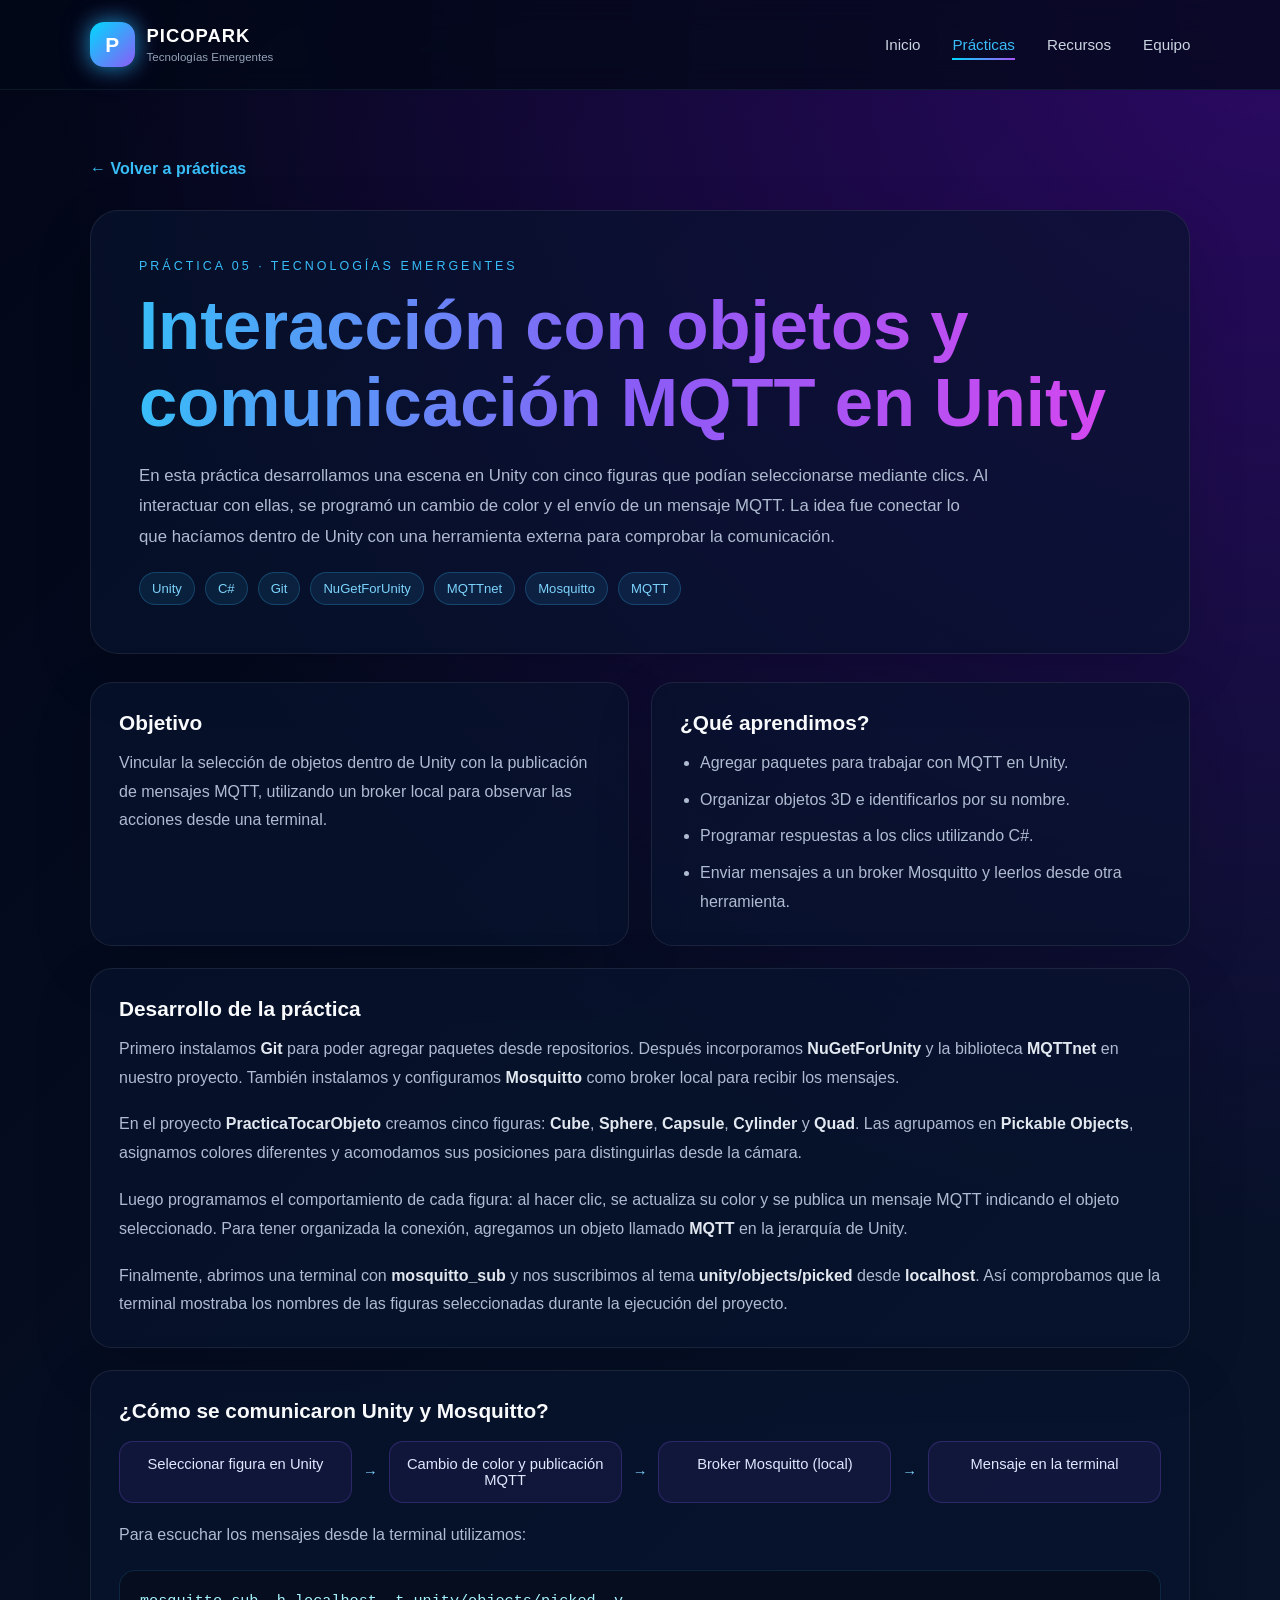
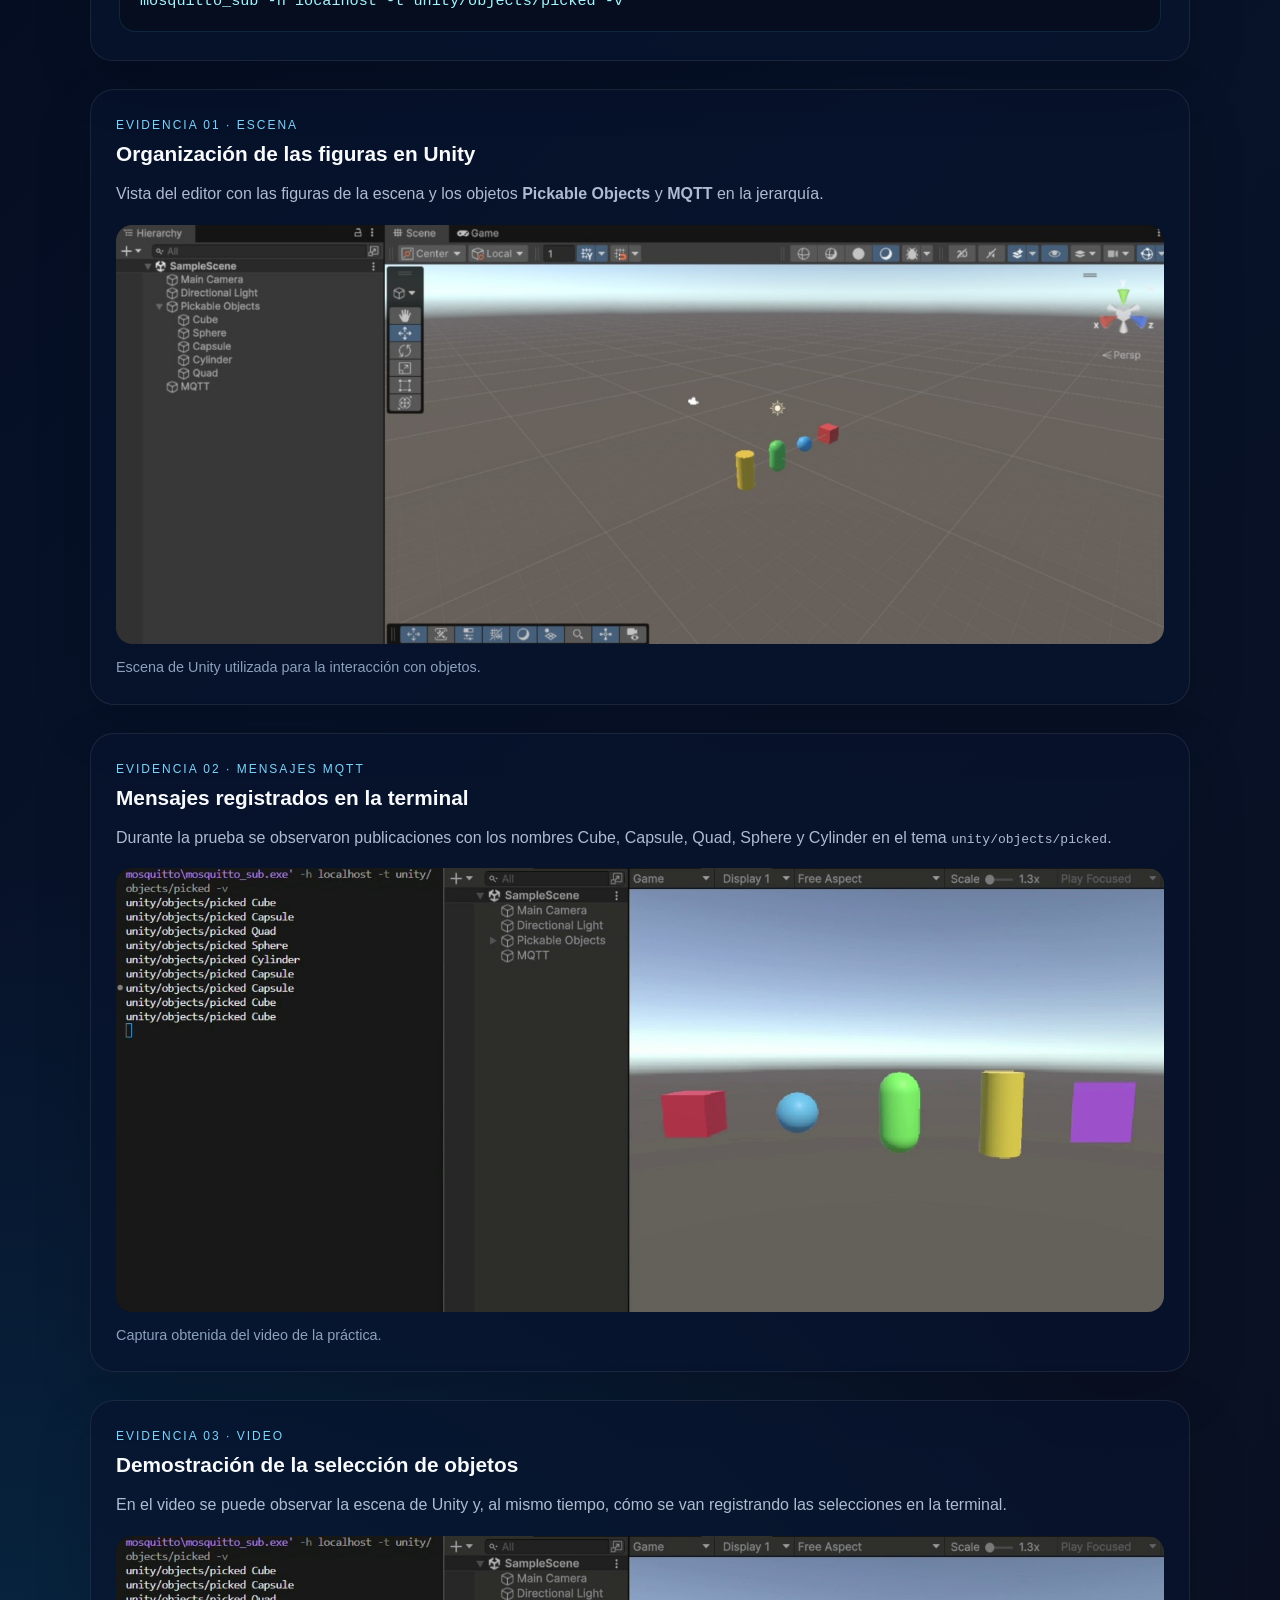
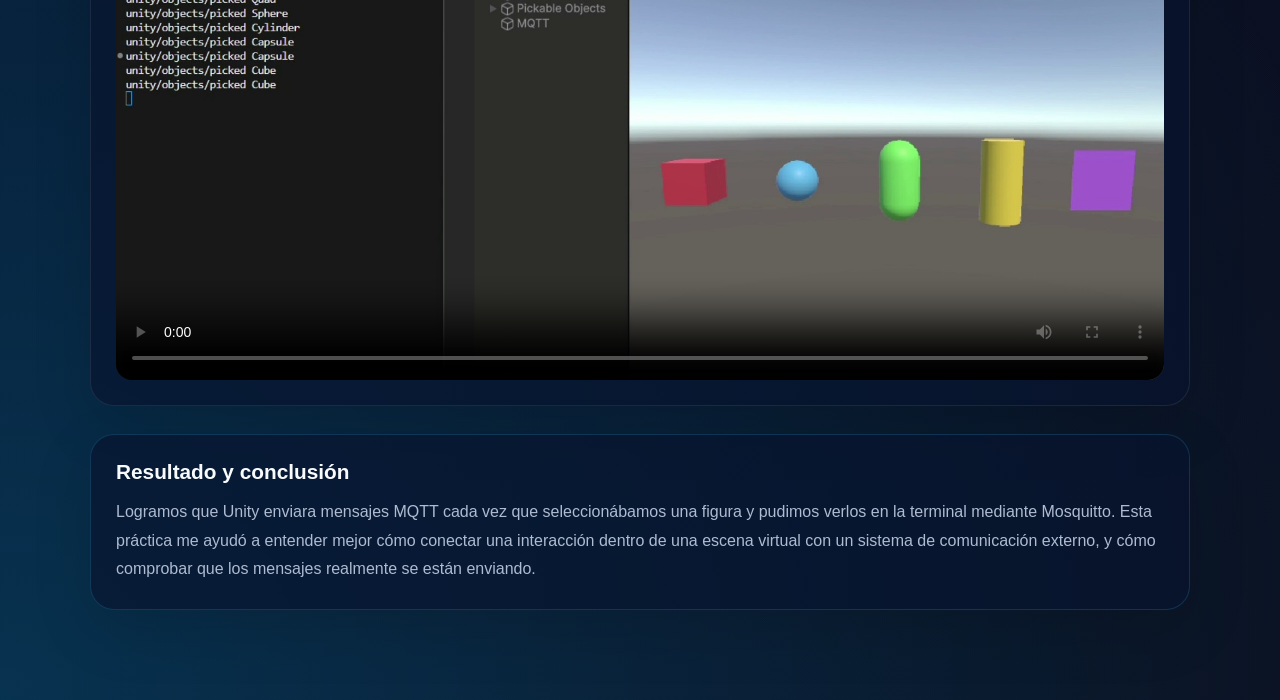
<file: practicas/practica5.html>
<!DOCTYPE html>
<html lang="es">
<head>
    <meta charset="UTF-8">
    <meta name="viewport" content="width=device-width, initial-scale=1.0">
    <meta name="description" content="Práctica 5 de PICOPARK: interacción con objetos 3D en Unity y comunicación MQTT mediante Mosquitto.">
    <title>Práctica 5 | PICOPARK</title>
    <link rel="stylesheet" href="../css/styles.css">
    <style>
        /* Se reutiliza la identidad visual de las prácticas anteriores. */
        .practice-page{width:min(1100px,88%);margin:0 auto;padding:70px 0 90px}
        .practice-back{display:inline-block;margin-bottom:32px;color:#38bdf8;text-decoration:none;font-weight:700}
        .practice-back:hover{color:#a855f7}
        .practice-hero-detail,.practice-info-card,.evidence-panel,.result-panel{background:rgba(8,20,46,.68);border:1px solid rgba(255,255,255,.08);box-shadow:0 20px 60px rgba(0,0,0,.14)}
        .practice-hero-detail{padding:48px;border-radius:28px}
        .practice-kicker{color:#38bdf8;letter-spacing:3px;font-size:.78rem;margin-bottom:14px;text-transform:uppercase}
        .practice-hero-detail h2{font-size:clamp(2.35rem,5.6vw,4.3rem);line-height:1.12;margin:0 0 20px;background:linear-gradient(90deg,#38bdf8,#8b5cf6,#d946ef);-webkit-background-clip:text;background-clip:text;color:transparent}
        .practice-intro,.practice-info-card p,.practice-info-card li,.evidence-panel p,.result-panel p{color:#aebbd0;line-height:1.8}
        .practice-intro{max-width:850px;font-size:1.05rem}
        .tech-tags{display:flex;flex-wrap:wrap;gap:10px;margin-top:20px}
        .tech-tags span{padding:8px 12px;border-radius:999px;background:rgba(56,189,248,.10);border:1px solid rgba(56,189,248,.24);color:#7dd3fc;font-size:.82rem}
        .practice-content-grid{display:grid;grid-template-columns:repeat(2,minmax(0,1fr));gap:22px;margin-top:28px}
        .practice-info-card{border-radius:22px;padding:28px}
        .practice-info-card.full{grid-column:1/-1}
        .practice-info-card h3,.evidence-panel h3,.result-panel h3{color:#f8fafc;margin:0 0 14px;font-size:1.3rem}
        .practice-info-card ul{padding-left:20px;margin:0}
        .practice-info-card li+li{margin-top:8px}
        .practice-info-card p+p{margin-top:18px}
        .practice-info-card strong,.result-panel strong{color:#e2e8f0}
        .flow-steps{display:flex;align-items:stretch;flex-wrap:wrap;gap:10px;margin-top:18px}
        .flow-steps span{flex:1 1 155px;min-width:0;padding:14px;border:1px solid rgba(139,92,246,.24);border-radius:14px;background:rgba(139,92,246,.08);color:#e0e7ff;text-align:center;font-size:.92rem}
        .flow-steps b{color:#38bdf8;font-size:1rem}
        .flow-steps .flow-arrow{flex:0 0 auto;min-width:auto;display:grid;place-items:center;padding:0 1px;border:0;background:none;color:#7dd3fc}
        .command-box{margin:20px 0 0;padding:18px 20px;overflow-x:auto;border-radius:16px;background:#050d1f;border:1px solid rgba(56,189,248,.15);color:#a5f3fc;font-size:.95rem;line-height:1.6}
        .evidence-panel,.result-panel{margin-top:28px;padding:25px;border-radius:24px}
        .evidence-panel p{margin:0 0 16px}
        .evidence-panel img,.evidence-panel video{width:100%;height:auto;display:block;border-radius:16px;background:#030712}
        .evidence-panel img{max-height:560px;object-fit:contain}
        .evidence-panel video{max-height:600px}
        .evidence-panel figure{margin:0}
        .evidence-panel figcaption{margin-top:12px;color:#8ca0bc;font-size:.9rem;line-height:1.55}
        .evidence-label{display:inline-block;color:#7dd3fc;font-size:.75rem;letter-spacing:2px;margin-bottom:10px;text-transform:uppercase}
        .result-panel{border-color:rgba(56,189,248,.18)}
        .result-panel p{margin:0}
        .evidence-panel video:focus-visible,a:focus-visible{outline:3px solid #38bdf8;outline-offset:4px}
        @media(max-width:760px){
            .practice-page{width:min(1100px,92%);padding:40px 0 70px}
            .practice-hero-detail{padding:30px 22px}
            .practice-content-grid{grid-template-columns:1fr}
            .practice-info-card.full{grid-column:auto}
            .practice-info-card,.evidence-panel,.result-panel{padding:20px}
            .flow-steps{flex-direction:column}
            .flow-steps .flow-arrow{transform:rotate(90deg);padding:2px}
        }
    </style>
</head>
<body>
    <!-- Barra de navegación de PICOPARK -->
    <header class="navbar">
        <div class="logo">
            <div class="logo-icon">P</div>
            <div><h1>PICOPARK</h1><span>Tecnologías Emergentes</span></div>
        </div>
        <nav class="nav-links" aria-label="Navegación principal">
            <a href="../index.html#inicio">Inicio</a>
            <a href="../index.html#practicas" class="active">Prácticas</a>
            <a href="../index.html#recursos">Recursos</a>
            <a href="../index.html#equipo">Equipo</a>
        </nav>
    </header>

    <main class="practice-page">
        <a class="practice-back" href="../index.html#practicas">← Volver a prácticas</a>

        <section class="practice-hero-detail">
            <p class="practice-kicker">PRÁCTICA 05 · TECNOLOGÍAS EMERGENTES</p>
            <h2>Interacción con objetos y comunicación MQTT en Unity</h2>
            <p class="practice-intro">
                En esta práctica desarrollamos una escena en Unity con cinco figuras que podían
                seleccionarse mediante clics. Al interactuar con ellas, se programó un cambio
                de color y el envío de un mensaje MQTT. La idea fue conectar lo que hacíamos
                dentro de Unity con una herramienta externa para comprobar la comunicación.
            </p>
            <div class="tech-tags" aria-label="Herramientas utilizadas">
                <span>Unity</span><span>C#</span><span>Git</span><span>NuGetForUnity</span>
                <span>MQTTnet</span><span>Mosquitto</span><span>MQTT</span>
            </div>
        </section>

        <section class="practice-content-grid" aria-label="Información de la práctica">
            <article class="practice-info-card">
                <h3>Objetivo</h3>
                <p>Vincular la selección de objetos dentro de Unity con la publicación de mensajes
                   MQTT, utilizando un broker local para observar las acciones desde una terminal.</p>
            </article>
            <article class="practice-info-card">
                <h3>¿Qué aprendimos?</h3>
                <ul>
                    <li>Agregar paquetes para trabajar con MQTT en Unity.</li>
                    <li>Organizar objetos 3D e identificarlos por su nombre.</li>
                    <li>Programar respuestas a los clics utilizando C#.</li>
                    <li>Enviar mensajes a un broker Mosquitto y leerlos desde otra herramienta.</li>
                </ul>
            </article>

            <article class="practice-info-card full">
                <h3>Desarrollo de la práctica</h3>
                <p>
                    Primero instalamos <strong>Git</strong> para poder agregar paquetes desde
                    repositorios. Después incorporamos <strong>NuGetForUnity</strong> y la biblioteca
                    <strong>MQTTnet</strong> en nuestro proyecto. También instalamos y configuramos
                    <strong>Mosquitto</strong> como broker local para recibir los mensajes.
                </p>
                <p>
                    En el proyecto <strong>PracticaTocarObjeto</strong> creamos cinco figuras:
                    <strong>Cube</strong>, <strong>Sphere</strong>, <strong>Capsule</strong>,
                    <strong>Cylinder</strong> y <strong>Quad</strong>. Las agrupamos en
                    <strong>Pickable Objects</strong>, asignamos colores diferentes y acomodamos
                    sus posiciones para distinguirlas desde la cámara.
                </p>
                <p>
                    Luego programamos el comportamiento de cada figura: al hacer clic,
                    se actualiza su color y se publica un mensaje MQTT indicando el objeto
                    seleccionado. Para tener organizada la conexión, agregamos un objeto
                    llamado <strong>MQTT</strong> en la jerarquía de Unity.
                </p>
                <p>
                    Finalmente, abrimos una terminal con <strong>mosquitto_sub</strong> y nos
                    suscribimos al tema <strong>unity/objects/picked</strong> desde
                    <strong>localhost</strong>. Así comprobamos que la terminal mostraba los
                    nombres de las figuras seleccionadas durante la ejecución del proyecto.
                </p>
            </article>

            <article class="practice-info-card full">
                <h3>¿Cómo se comunicaron Unity y Mosquitto?</h3>
                <div class="flow-steps" aria-label="Flujo del mensaje">
                    <span>Seleccionar figura en Unity</span>
                    <span class="flow-arrow" aria-hidden="true">→</span>
                    <span>Cambio de color y publicación MQTT</span>
                    <span class="flow-arrow" aria-hidden="true">→</span>
                    <span>Broker Mosquitto (local)</span>
                    <span class="flow-arrow" aria-hidden="true">→</span>
                    <span>Mensaje en la terminal</span>
                </div>
                <p style="margin-top:18px">Para escuchar los mensajes desde la terminal utilizamos:</p>
                <pre class="command-box"><code>mosquitto_sub -h localhost -t unity/objects/picked -v</code></pre>
            </article>
        </section>

        <section class="evidence-panel" aria-label="Captura de la escena de Unity">
            <span class="evidence-label">EVIDENCIA 01 · ESCENA</span>
            <h3>Organización de las figuras en Unity</h3>
            <p>Vista del editor con las figuras de la escena y los objetos
               <strong>Pickable Objects</strong> y <strong>MQTT</strong> en la jerarquía.</p>
            <figure>
                <img src="../img/practica5_escena.jpeg" alt="Editor de Unity con cinco figuras de colores y jerarquía de Pickable Objects y MQTT" loading="lazy">
                <figcaption>Escena de Unity utilizada para la interacción con objetos.</figcaption>
            </figure>
        </section>

        <section class="evidence-panel" aria-label="Captura de los mensajes recibidos">
            <span class="evidence-label">EVIDENCIA 02 · MENSAJES MQTT</span>
            <h3>Mensajes registrados en la terminal</h3>
            <p>Durante la prueba se observaron publicaciones con los nombres
               Cube, Capsule, Quad, Sphere y Cylinder en el tema <code>unity/objects/picked</code>.</p>
            <figure>
                <img src="../img/practica5_mensajes.jpg" alt="Ventana de Unity y terminal con mensajes MQTT que identifican objetos seleccionados" loading="lazy">
                <figcaption>Captura obtenida del video de la práctica.</figcaption>
            </figure>
        </section>

        <section class="evidence-panel" aria-label="Video de la práctica">
            <span class="evidence-label">EVIDENCIA 03 · VIDEO</span>
            <h3>Demostración de la selección de objetos</h3>
            <p>En el video se puede observar la escena de Unity y, al mismo tiempo,
               cómo se van registrando las selecciones en la terminal.</p>
            <video controls preload="metadata" playsinline poster="../img/practica5_mensajes.jpg">
                <source src="../videos/practica5_mqtt.mp4" type="video/mp4">
                Tu navegador no puede reproducir el video.
                <a href="../videos/practica5_mqtt.mp4">Ver el archivo de video</a>.
            </video>
        </section>

        <section class="result-panel">
            <h3>Resultado y conclusión</h3>
            <p>
                Logramos que Unity enviara mensajes MQTT cada vez que seleccionábamos una
                figura y pudimos verlos en la terminal mediante Mosquitto. Esta práctica
                me ayudó a entender mejor cómo conectar una interacción dentro de una
                escena virtual con un sistema de comunicación externo, y cómo comprobar
                que los mensajes realmente se están enviando.
            </p>
        </section>
    </main>
</body>
</html>
</file>
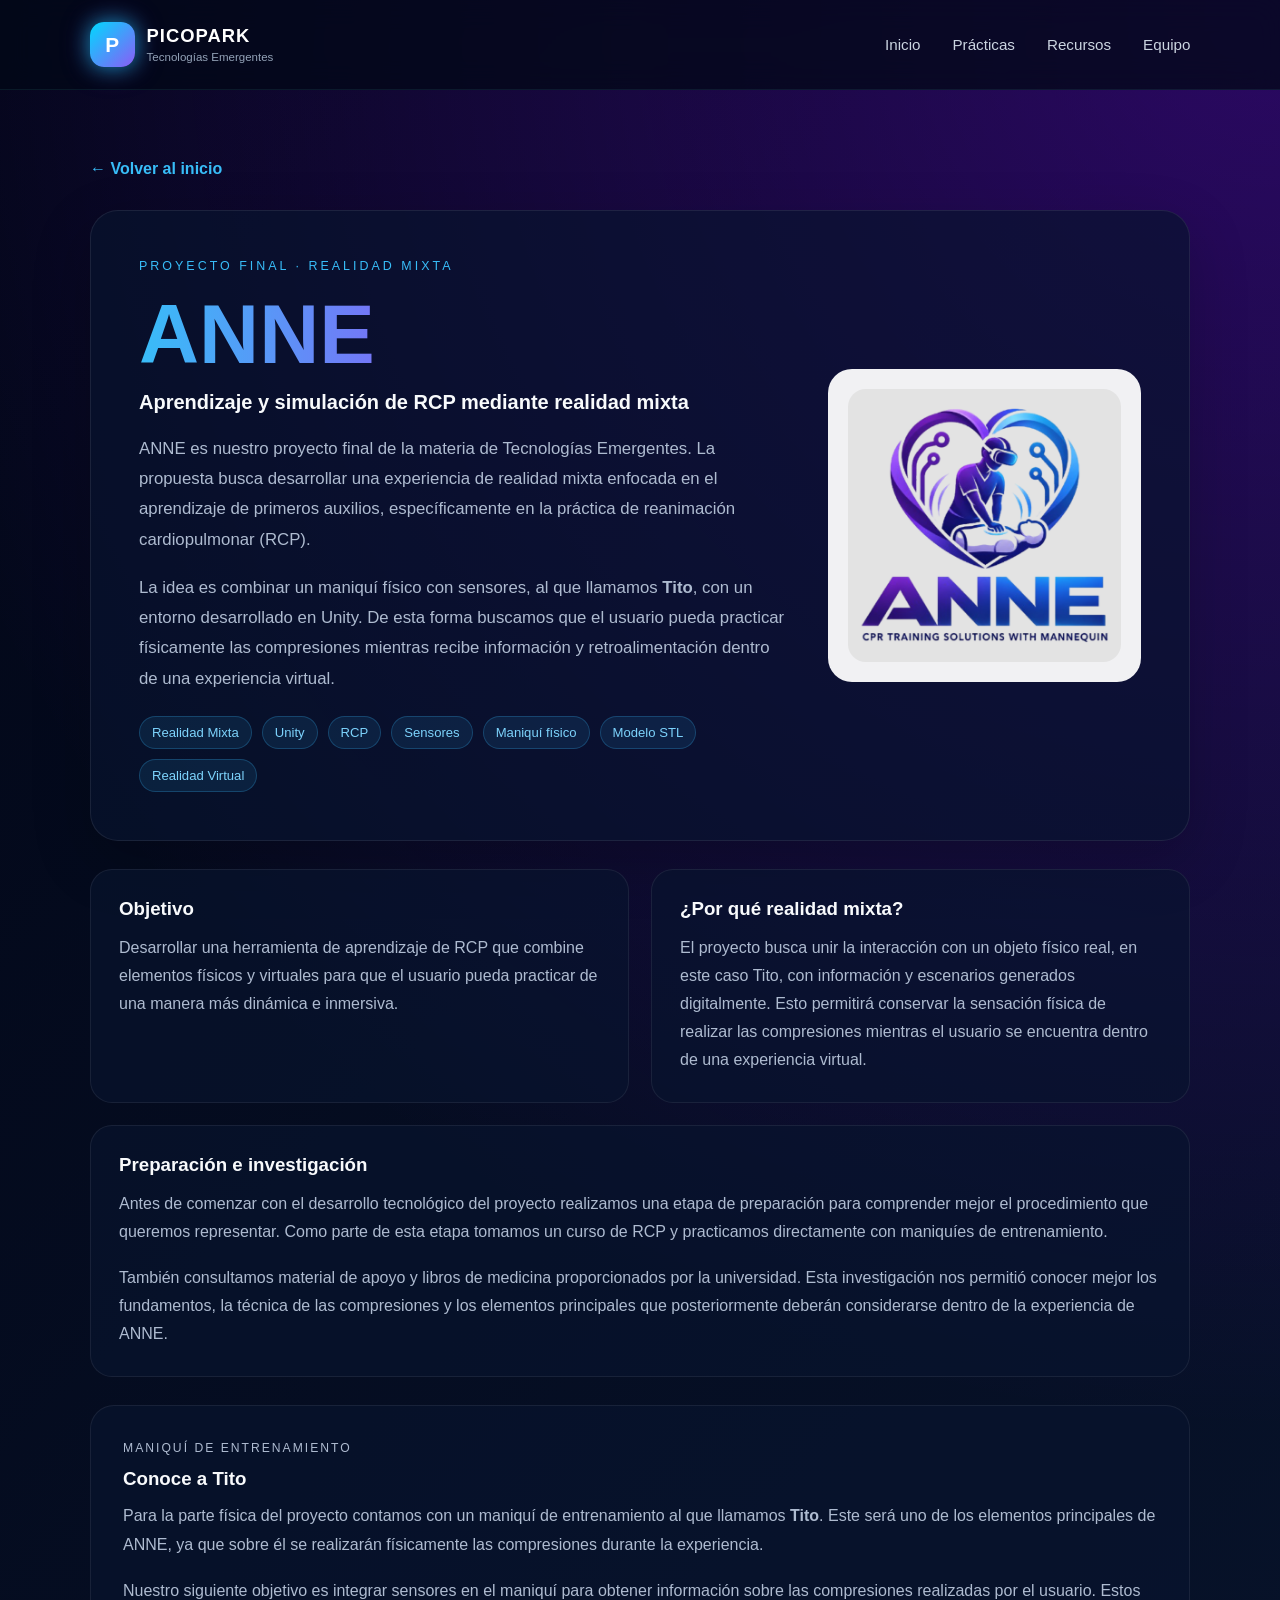
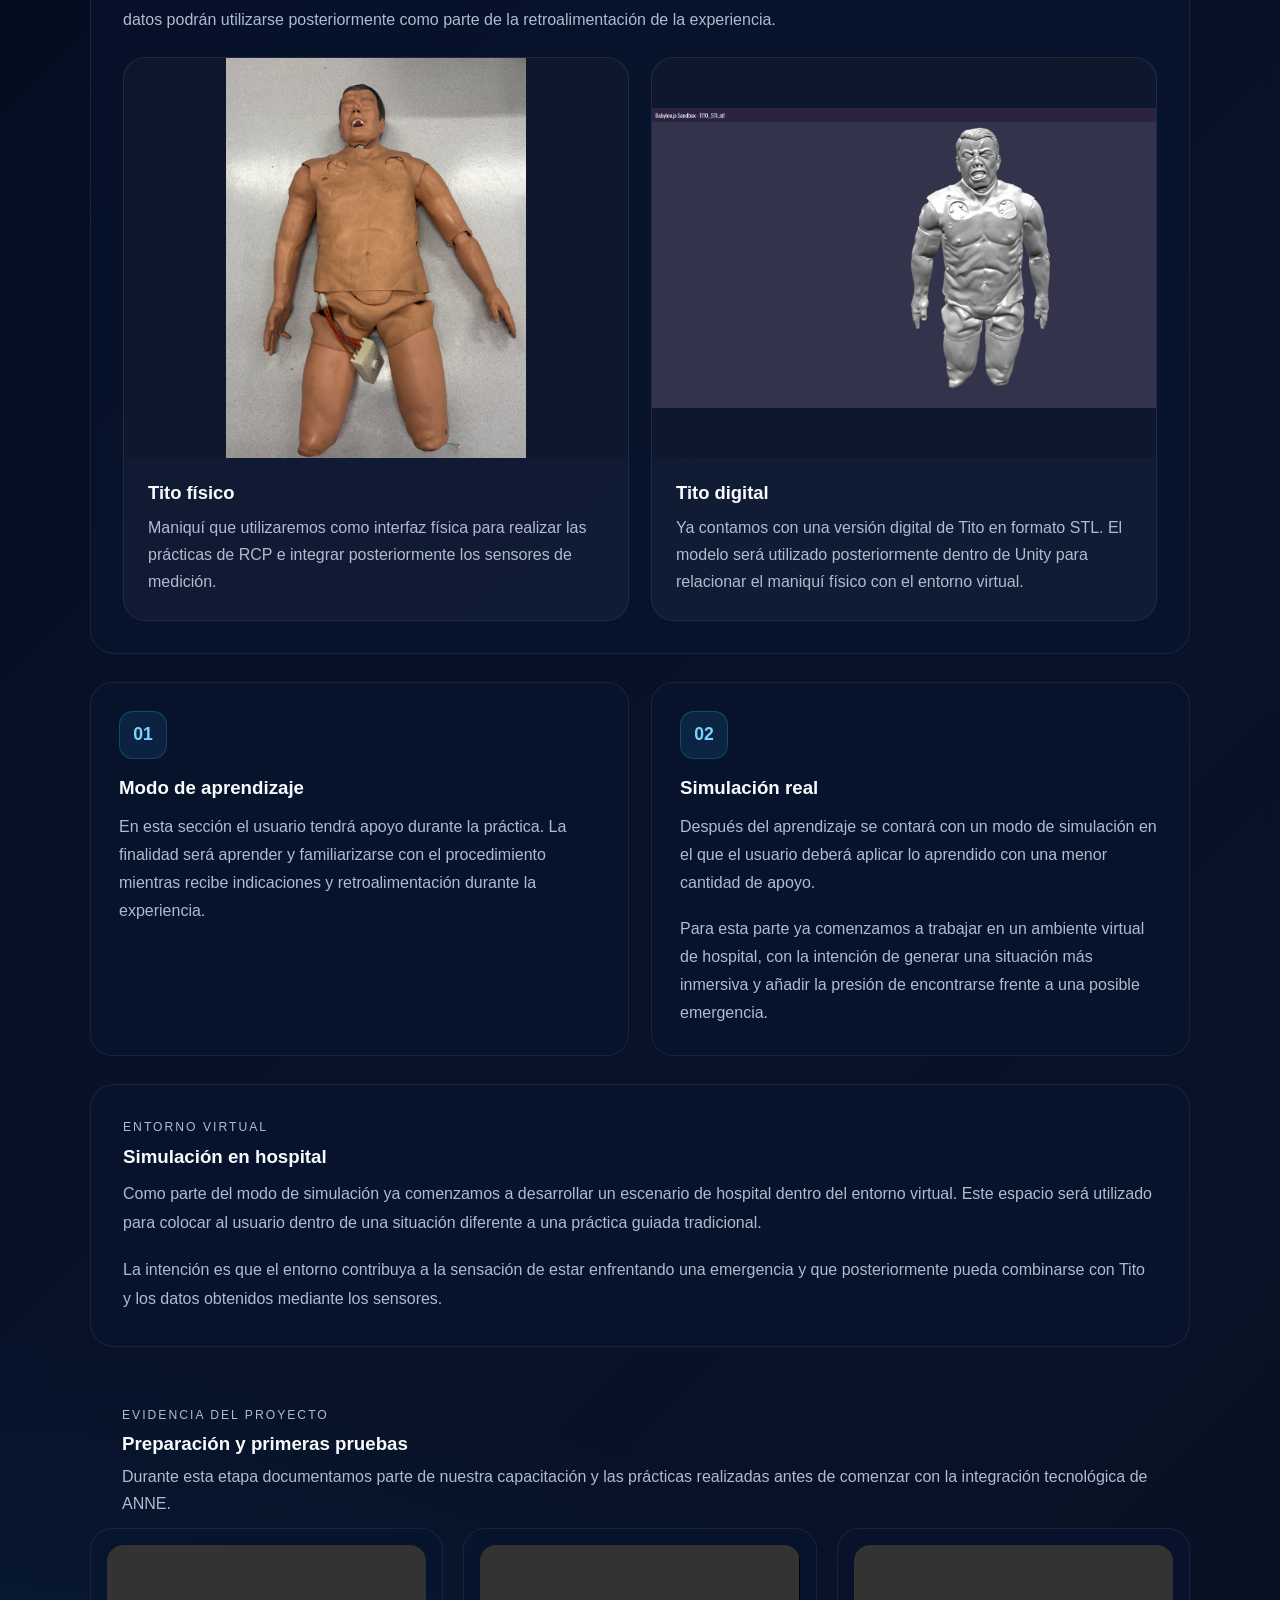
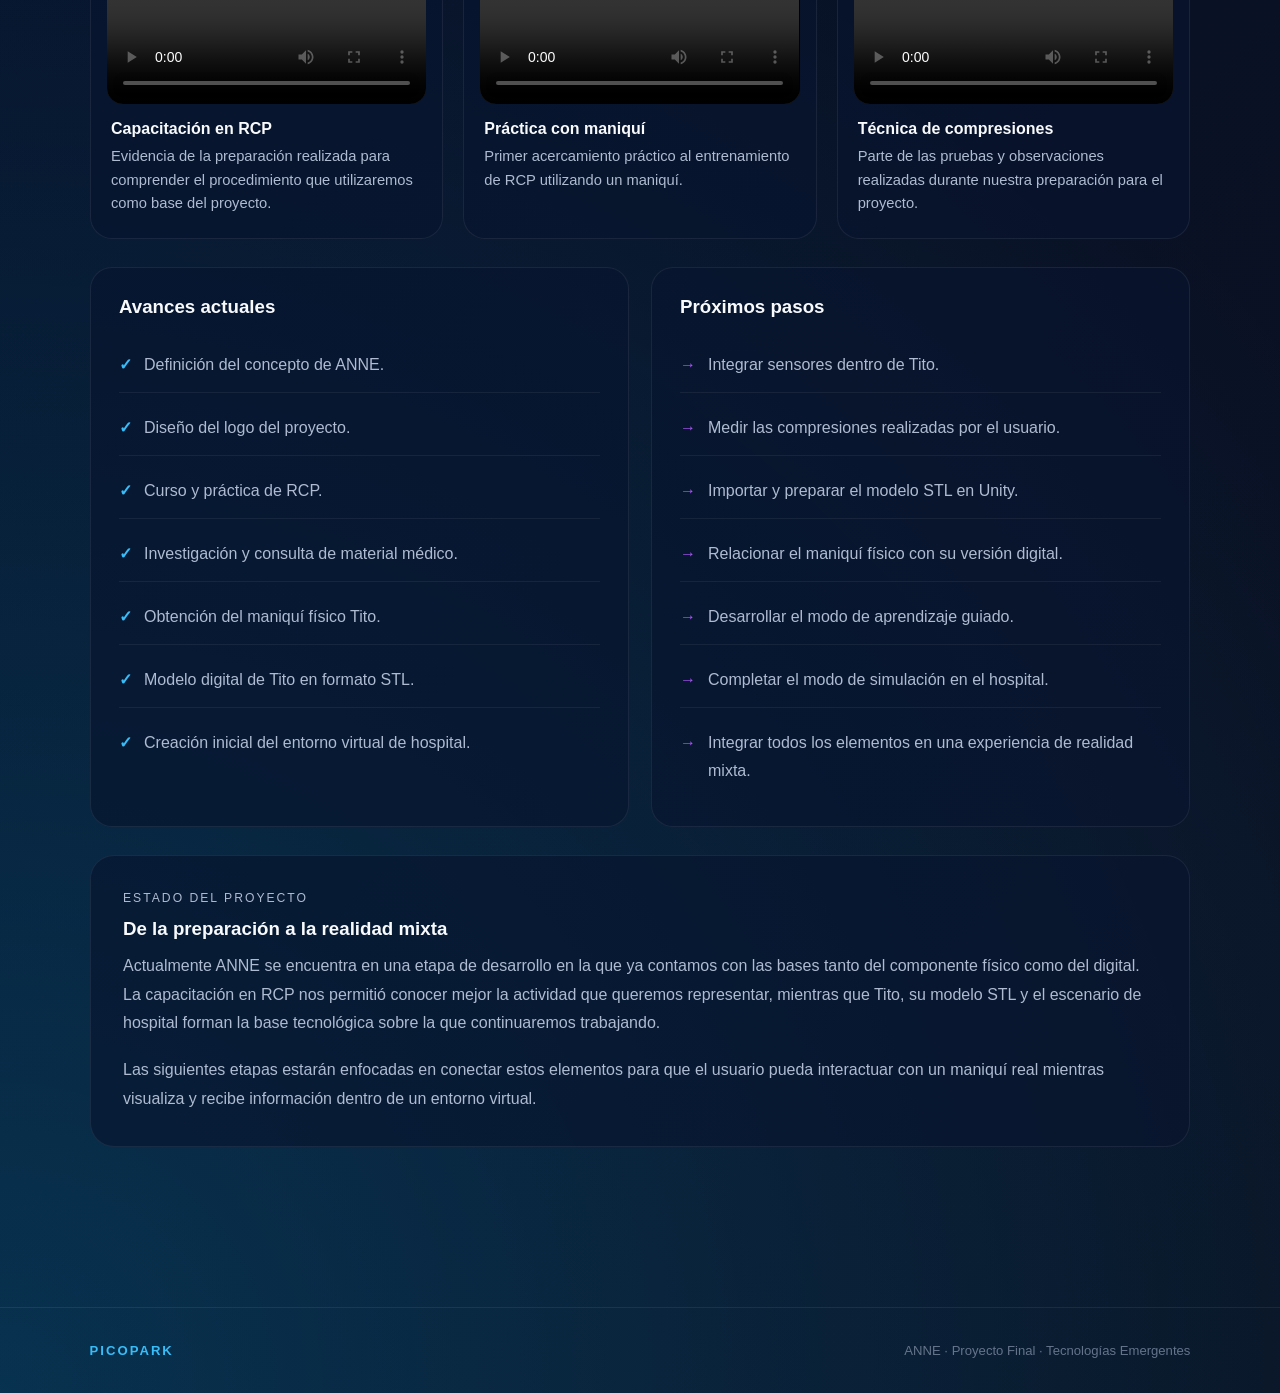
<file: practicas/proyecto-final.html>
<!DOCTYPE html>
<html lang="es">
<head>
    <meta charset="UTF-8">
    <meta name="viewport" content="width=device-width, initial-scale=1.0">
    <title>Proyecto Final | ANNE</title>
    <link rel="stylesheet" href="../css/styles.css">

    <style>
        .project-page {
            width: min(1100px, 88%);
            margin: 0 auto;
            padding: 70px 0 90px;
        }
        .project-back {
            display: inline-block;
            margin-bottom: 32px;
            color: #38bdf8;
            text-decoration: none;
            font-weight: bold;
        }
        .project-back:hover { color: #a855f7; }
        .project-hero {
            padding: 48px;
            border-radius: 28px;
            background: rgba(8, 20, 46, 0.68);
            border: 1px solid rgba(255,255,255,0.08);
            box-shadow: 0 20px 60px rgba(0,0,0,0.20);
        }
        .project-hero-grid {
            display: grid;
            grid-template-columns: 1.35fr 0.65fr;
            gap: 40px;
            align-items: center;
        }
        .project-kicker {
            color: #38bdf8;
            letter-spacing: 3px;
            font-size: 0.78rem;
            margin-bottom: 14px;
        }
        .project-hero h2 {
            font-size: clamp(3rem, 7vw, 5.2rem);
            margin-bottom: 8px;
            background: linear-gradient(90deg, #38bdf8, #8b5cf6, #d946ef);
            -webkit-background-clip: text;
            color: transparent;
        }
        .project-subtitle {
            color: #f8fafc;
            font-size: 1.25rem;
            margin-bottom: 20px;
            font-weight: 600;
        }
        .project-intro {
            color: #aebbd0;
            line-height: 1.8;
            font-size: 1.05rem;
        }
        .project-logo-box {
            display: flex;
            align-items: center;
            justify-content: center;
            padding: 20px;
            background: rgba(255,255,255,0.94);
            border-radius: 24px;
            min-height: 280px;
        }
        .project-logo-box img {
            width: 100%;
            max-width: 310px;
            display: block;
            border-radius: 18px;
        }
        .tech-tags {
            display: flex;
            flex-wrap: wrap;
            gap: 10px;
            margin-top: 22px;
        }
        .tech-tags span {
            padding: 8px 12px;
            border-radius: 999px;
            background: rgba(56,189,248,0.10);
            border: 1px solid rgba(56,189,248,0.24);
            color: #7dd3fc;
            font-size: 0.82rem;
        }
        .project-grid {
            display: grid;
            grid-template-columns: repeat(2, minmax(0, 1fr));
            gap: 22px;
            margin-top: 28px;
        }
        .project-card {
            padding: 28px;
            border-radius: 22px;
            background: rgba(8, 20, 46, 0.65);
            border: 1px solid rgba(255,255,255,0.07);
        }
        .project-card.full { grid-column: 1 / -1; }
        .project-card h3 { margin-bottom: 14px; color: #f8fafc; }
        .project-card p,
        .project-card li { color: #aebbd0; line-height: 1.75; }
        .project-card ul { padding-left: 20px; }
        .project-card li + li { margin-top: 8px; }
        .project-section {
            margin-top: 28px;
            padding: 32px;
            border-radius: 24px;
            background: rgba(8, 20, 46, 0.65);
            border: 1px solid rgba(255,255,255,0.07);
        }
        .project-section h3 { color: #f8fafc; margin-bottom: 12px; }
        .project-section p { color: #aebbd0; line-height: 1.8; }
        .section-label-small {
            color: #38bdf8;
            letter-spacing: 2px;
            font-size: 0.76rem;
            margin-bottom: 8px;
        }
        .tito-grid {
            display: grid;
            grid-template-columns: repeat(2, minmax(0, 1fr));
            gap: 22px;
            margin-top: 22px;
        }
        .tito-card {
            overflow: hidden;
            border-radius: 22px;
            background: rgba(255,255,255,0.04);
            border: 1px solid rgba(255,255,255,0.07);
        }
        .tito-card img {
            width: 100%;
            height: 400px;
            object-fit: contain;
            display: block;
            background: rgba(0,0,0,0.15);
        }
        .tito-card-content { padding: 24px; }
        .tito-card h4 { color: #f8fafc; margin-bottom: 10px; font-size: 1.15rem; }
        .tito-card p { color: #aebbd0; line-height: 1.7; }
        .mode-number {
            width: 48px;
            height: 48px;
            border-radius: 14px;
            display: flex;
            align-items: center;
            justify-content: center;
            margin-bottom: 18px;
            background: rgba(56,189,248,0.10);
            border: 1px solid rgba(56,189,248,0.24);
            color: #7dd3fc;
            font-weight: bold;
            font-size: 1.1rem;
        }
        .video-section { margin-top: 28px; }
        .video-section-title { padding: 30px 32px 10px; }
        .video-section-title h3 { color: #f8fafc; margin-bottom: 8px; }
        .video-section-title p { color: #aebbd0; line-height: 1.7; }
        .video-grid {
            display: grid;
            grid-template-columns: repeat(3, minmax(0, 1fr));
            gap: 20px;
        }
        .video-card {
            padding: 16px;
            border-radius: 22px;
            background: rgba(8, 20, 46, 0.65);
            border: 1px solid rgba(255,255,255,0.07);
        }
        .video-card video {
            width: 100%;
            display: block;
            border-radius: 16px;
            background: #000;
            max-height: 420px;
        }
        .video-card h4 { color: #f8fafc; margin: 16px 4px 7px; }
        .video-card p {
            color: #aebbd0;
            line-height: 1.6;
            font-size: 0.92rem;
            margin: 0 4px 6px;
        }
        .progress-list {
            list-style: none;
            padding: 0 !important;
            margin-top: 20px;
        }
        .progress-list li {
            display: flex;
            align-items: flex-start;
            gap: 12px;
            padding: 13px 0;
            border-bottom: 1px solid rgba(255,255,255,0.06);
        }
        .progress-list li:last-child { border-bottom: none; }
        .check { color: #38bdf8; font-weight: bold; }
        .pending { color: #a855f7; font-weight: bold; }
        @media (max-width: 900px) {
            .project-hero-grid { grid-template-columns: 1fr; }
            .video-grid { grid-template-columns: 1fr; }
        }
        @media (max-width: 760px) {
            .project-hero { padding: 30px 22px; }
            .project-grid,
            .tito-grid { grid-template-columns: 1fr; }
            .project-card.full { grid-column: auto; }
            .tito-card img { height: auto; }
        }
    </style>
</head>
<body>
    <header class="navbar">
        <div class="logo">
            <div class="logo-icon">P</div>
            <div>
                <h1>PICOPARK</h1>
                <span>Tecnologías Emergentes</span>
            </div>
        </div>
        <nav class="nav-links">
            <a href="../index.html#inicio">Inicio</a>
            <a href="../index.html#practicas">Prácticas</a>
            <a href="../index.html#recursos">Recursos</a>
            <a href="../index.html#equipo">Equipo</a>
        </nav>
    </header>

    <main class="project-page">
        <a class="project-back" href="../index.html">← Volver al inicio</a>

        <section class="project-hero">
            <div class="project-hero-grid">
                <div>
                    <p class="project-kicker">PROYECTO FINAL · REALIDAD MIXTA</p>
                    <h2>ANNE</h2>
                    <p class="project-subtitle">Aprendizaje y simulación de RCP mediante realidad mixta</p>
                    <p class="project-intro">
                        ANNE es nuestro proyecto final de la materia de Tecnologías Emergentes. La propuesta busca desarrollar una experiencia de realidad mixta enfocada en el aprendizaje de primeros auxilios, específicamente en la práctica de reanimación cardiopulmonar (RCP).
                    </p>
                    <br>
                    <p class="project-intro">
                        La idea es combinar un maniquí físico con sensores, al que llamamos <strong>Tito</strong>, con un entorno desarrollado en Unity. De esta forma buscamos que el usuario pueda practicar físicamente las compresiones mientras recibe información y retroalimentación dentro de una experiencia virtual.
                    </p>
                    <div class="tech-tags">
                        <span>Realidad Mixta</span>
                        <span>Unity</span>
                        <span>RCP</span>
                        <span>Sensores</span>
                        <span>Maniquí físico</span>
                        <span>Modelo STL</span>
                        <span>Realidad Virtual</span>
                    </div>
                </div>
                <div class="project-logo-box">
                    <img src="../img/anne-logo.png" alt="Logo del proyecto ANNE">
                </div>
            </div>
        </section>

        <section class="project-grid">
            <article class="project-card">
                <h3>Objetivo</h3>
                <p>Desarrollar una herramienta de aprendizaje de RCP que combine elementos físicos y virtuales para que el usuario pueda practicar de una manera más dinámica e inmersiva.</p>
            </article>

            <article class="project-card">
                <h3>¿Por qué realidad mixta?</h3>
                <p>El proyecto busca unir la interacción con un objeto físico real, en este caso Tito, con información y escenarios generados digitalmente. Esto permitirá conservar la sensación física de realizar las compresiones mientras el usuario se encuentra dentro de una experiencia virtual.</p>
            </article>

            <article class="project-card full">
                <h3>Preparación e investigación</h3>
                <p>Antes de comenzar con el desarrollo tecnológico del proyecto realizamos una etapa de preparación para comprender mejor el procedimiento que queremos representar. Como parte de esta etapa tomamos un curso de RCP y practicamos directamente con maniquíes de entrenamiento.</p>
                <br>
                <p>También consultamos material de apoyo y libros de medicina proporcionados por la universidad. Esta investigación nos permitió conocer mejor los fundamentos, la técnica de las compresiones y los elementos principales que posteriormente deberán considerarse dentro de la experiencia de ANNE.</p>
            </article>
        </section>

        <section class="project-section">
            <p class="section-label-small">MANIQUÍ DE ENTRENAMIENTO</p>
            <h3>Conoce a Tito</h3>
            <p>Para la parte física del proyecto contamos con un maniquí de entrenamiento al que llamamos <strong>Tito</strong>. Este será uno de los elementos principales de ANNE, ya que sobre él se realizarán físicamente las compresiones durante la experiencia.</p>
            <br>
            <p>Nuestro siguiente objetivo es integrar sensores en el maniquí para obtener información sobre las compresiones realizadas por el usuario. Estos datos podrán utilizarse posteriormente como parte de la retroalimentación de la experiencia.</p>

            <div class="tito-grid">
                <article class="tito-card">
                    <img src="../img/tito-fisico.png" alt="Tito, maniquí físico utilizado en el proyecto ANNE">
                    <div class="tito-card-content">
                        <h4>Tito físico</h4>
                        <p>Maniquí que utilizaremos como interfaz física para realizar las prácticas de RCP e integrar posteriormente los sensores de medición.</p>
                    </div>
                </article>

                <article class="tito-card">
                    <img src="../img/tito-stl.png" alt="Modelo digital STL de Tito">
                    <div class="tito-card-content">
                        <h4>Tito digital</h4>
                        <p>Ya contamos con una versión digital de Tito en formato STL. El modelo será utilizado posteriormente dentro de Unity para relacionar el maniquí físico con el entorno virtual.</p>
                    </div>
                </article>
            </div>
        </section>

        <section class="project-grid">
            <article class="project-card">
                <div class="mode-number">01</div>
                <h3>Modo de aprendizaje</h3>
                <p>En esta sección el usuario tendrá apoyo durante la práctica. La finalidad será aprender y familiarizarse con el procedimiento mientras recibe indicaciones y retroalimentación durante la experiencia.</p>
            </article>

            <article class="project-card">
                <div class="mode-number">02</div>
                <h3>Simulación real</h3>
                <p>Después del aprendizaje se contará con un modo de simulación en el que el usuario deberá aplicar lo aprendido con una menor cantidad de apoyo.</p>
                <br>
                <p>Para esta parte ya comenzamos a trabajar en un ambiente virtual de hospital, con la intención de generar una situación más inmersiva y añadir la presión de encontrarse frente a una posible emergencia.</p>
            </article>
        </section>

        <section class="project-section">
            <p class="section-label-small">ENTORNO VIRTUAL</p>
            <h3>Simulación en hospital</h3>
            <p>Como parte del modo de simulación ya comenzamos a desarrollar un escenario de hospital dentro del entorno virtual. Este espacio será utilizado para colocar al usuario dentro de una situación diferente a una práctica guiada tradicional.</p>
            <br>
            <p>La intención es que el entorno contribuya a la sensación de estar enfrentando una emergencia y que posteriormente pueda combinarse con Tito y los datos obtenidos mediante los sensores.</p>
        </section>

        <section class="video-section">
            <div class="video-section-title">
                <p class="section-label-small">EVIDENCIA DEL PROYECTO</p>
                <h3>Preparación y primeras pruebas</h3>
                <p>Durante esta etapa documentamos parte de nuestra capacitación y las prácticas realizadas antes de comenzar con la integración tecnológica de ANNE.</p>
            </div>

            <div class="video-grid">
                <article class="video-card">
                    <video controls preload="metadata">
                        <source src="../videos/anne-curso-rcp.mp4" type="video/mp4">
                        Tu navegador no puede reproducir este video.
                    </video>
                    <h4>Capacitación en RCP</h4>
                    <p>Evidencia de la preparación realizada para comprender el procedimiento que utilizaremos como base del proyecto.</p>
                </article>

                <article class="video-card">
                    <video controls preload="metadata">
                        <source src="../videos/anne-practica-rcp.mp4" type="video/mp4">
                        Tu navegador no puede reproducir este video.
                    </video>
                    <h4>Práctica con maniquí</h4>
                    <p>Primer acercamiento práctico al entrenamiento de RCP utilizando un maniquí.</p>
                </article>

                <article class="video-card">
                    <video controls preload="metadata">
                        <source src="../videos/anne-compresiones.mp4" type="video/mp4">
                        Tu navegador no puede reproducir este video.
                    </video>
                    <h4>Técnica de compresiones</h4>
                    <p>Parte de las pruebas y observaciones realizadas durante nuestra preparación para el proyecto.</p>
                </article>
            </div>
        </section>

        <section class="project-grid">
            <article class="project-card">
                <h3>Avances actuales</h3>
                <ul class="progress-list">
                    <li><span class="check">✓</span><span>Definición del concepto de ANNE.</span></li>
                    <li><span class="check">✓</span><span>Diseño del logo del proyecto.</span></li>
                    <li><span class="check">✓</span><span>Curso y práctica de RCP.</span></li>
                    <li><span class="check">✓</span><span>Investigación y consulta de material médico.</span></li>
                    <li><span class="check">✓</span><span>Obtención del maniquí físico Tito.</span></li>
                    <li><span class="check">✓</span><span>Modelo digital de Tito en formato STL.</span></li>
                    <li><span class="check">✓</span><span>Creación inicial del entorno virtual de hospital.</span></li>
                </ul>
            </article>

            <article class="project-card">
                <h3>Próximos pasos</h3>
                <ul class="progress-list">
                    <li><span class="pending">→</span><span>Integrar sensores dentro de Tito.</span></li>
                    <li><span class="pending">→</span><span>Medir las compresiones realizadas por el usuario.</span></li>
                    <li><span class="pending">→</span><span>Importar y preparar el modelo STL en Unity.</span></li>
                    <li><span class="pending">→</span><span>Relacionar el maniquí físico con su versión digital.</span></li>
                    <li><span class="pending">→</span><span>Desarrollar el modo de aprendizaje guiado.</span></li>
                    <li><span class="pending">→</span><span>Completar el modo de simulación en el hospital.</span></li>
                    <li><span class="pending">→</span><span>Integrar todos los elementos en una experiencia de realidad mixta.</span></li>
                </ul>
            </article>
        </section>

        <section class="project-section">
            <p class="section-label-small">ESTADO DEL PROYECTO</p>
            <h3>De la preparación a la realidad mixta</h3>
            <p>Actualmente ANNE se encuentra en una etapa de desarrollo en la que ya contamos con las bases tanto del componente físico como del digital. La capacitación en RCP nos permitió conocer mejor la actividad que queremos representar, mientras que Tito, su modelo STL y el escenario de hospital forman la base tecnológica sobre la que continuaremos trabajando.</p>
            <br>
            <p>Las siguientes etapas estarán enfocadas en conectar estos elementos para que el usuario pueda interactuar con un maniquí real mientras visualiza y recibe información dentro de un entorno virtual.</p>
        </section>
    </main>

    <footer>
        <span class="footer-logo">PICOPARK</span>
        <span>ANNE · Proyecto Final · Tecnologías Emergentes</span>
    </footer>
</body>
</html>
</file>
<file: css/styles.css>
/* =========================
   PICOPARK - ESTILOS BASE
========================= */

* {
    margin: 0;
    padding: 0;
    box-sizing: border-box;
}

html {
    scroll-behavior: smooth;
}

body {
    font-family: Arial, Helvetica, sans-serif;
    background:
        radial-gradient(circle at top right, rgba(132, 0, 255, 0.30), transparent 30%),
        radial-gradient(circle at bottom left, rgba(0, 183, 255, 0.20), transparent 35%),
        linear-gradient(135deg, #020617, #071229, #0b1020);
    color: white;
    min-height: 100vh;
    overflow-x: hidden;
}

/* =========================
   NAVBAR
========================= */

.navbar {
    width: 100%;
    padding: 22px 7%;
    display: flex;
    justify-content: space-between;
    align-items: center;
    position: sticky;
    top: 0;
    z-index: 1000;

    background: rgba(2, 8, 23, 0.75);
    backdrop-filter: blur(14px);
    border-bottom: 1px solid rgba(94, 234, 212, 0.08);
}

.logo {
    display: flex;
    align-items: center;
    gap: 12px;
}

.logo-icon {
    width: 45px;
    height: 45px;
    border-radius: 14px;

    display: flex;
    justify-content: center;
    align-items: center;

    font-weight: bold;
    font-size: 1.3rem;

    background: linear-gradient(135deg, #00d9ff, #8b5cf6);
    box-shadow:
        0 0 20px rgba(0, 217, 255, 0.55),
        0 0 30px rgba(139, 92, 246, 0.35);
}

.logo h1 {
    font-size: 1.15rem;
    letter-spacing: 1px;
}

.logo span {
    font-size: 0.72rem;
    color: #94a3b8;
}

.nav-links {
    display: flex;
    gap: 32px;
}

.nav-links a {
    color: #cbd5e1;
    text-decoration: none;
    font-size: 0.95rem;
    position: relative;
    transition: 0.3s ease;
}

.nav-links a:hover,
.nav-links a.active {
    color: #38bdf8;
}

.nav-links a::after {
    content: "";
    position: absolute;

    width: 0;
    height: 2px;

    left: 0;
    bottom: -7px;

    background: linear-gradient(90deg, #00d9ff, #a855f7);
    transition: width 0.3s ease;
}

.nav-links a:hover::after,
.nav-links a.active::after {
    width: 100%;
}

/* =========================
   HERO
========================= */

.hero {
    min-height: 72vh;
    padding: 120px 7% 90px;
    text-align: center;

    display: flex;
    flex-direction: column;
    justify-content: center;
    align-items: center;

    position: relative;
}

.hero-glow {
    position: absolute;
    width: 420px;
    height: 420px;

    background: radial-gradient(
        circle,
        rgba(168, 85, 247, 0.18),
        transparent 70%
    );

    filter: blur(20px);
    z-index: -1;
}

.hero-label {
    color: #38bdf8;
    font-size: 0.8rem;
    letter-spacing: 3px;
    margin-bottom: 18px;
}

.hero h2 {
    font-size: clamp(2.8rem, 7vw, 5.6rem);
    line-height: 1;
    max-width: 1000px;
    margin-bottom: 24px;
}

.hero h2 span {
    background: linear-gradient(
        90deg,
        #38bdf8,
        #8b5cf6,
        #d946ef
    );

    -webkit-background-clip: text;
    color: transparent;

    text-shadow: 0 0 30px rgba(99, 102, 241, 0.2);
}

.hero-description {
    max-width: 700px;
    color: #aebbd0;
    line-height: 1.8;
    font-size: 1.05rem;
}

.hero-buttons {
    margin-top: 34px;
    display: flex;
    gap: 16px;
    flex-wrap: wrap;
    justify-content: center;
}

.btn-primary,
.btn-secondary {
    text-decoration: none;
    padding: 13px 25px;
    border-radius: 12px;
    font-weight: bold;
    transition: 0.3s ease;
}

.btn-primary {
    color: #020617;
    background: linear-gradient(90deg, #38bdf8, #8b5cf6);
    box-shadow: 0 0 22px rgba(56, 189, 248, 0.30);
}

.btn-primary:hover {
    transform: translateY(-3px);
    box-shadow: 0 0 28px rgba(139, 92, 246, 0.45);
}

.btn-secondary {
    color: white;
    border: 1px solid rgba(255,255,255,0.14);
    background: rgba(255,255,255,0.04);
}

.btn-secondary:hover {
    border-color: #38bdf8;
    color: #38bdf8;
    transform: translateY(-3px);
}

/* =========================
   SECCIONES GENERALES
========================= */

.dashboard,
.practices-section,
.resources-section,
.team-section {
    width: min(1180px, 86%);
    margin: 0 auto;
    padding: 70px 0;
}

.section-label {
    color: #38bdf8;
    font-size: 0.75rem;
    letter-spacing: 3px;
    margin-bottom: 8px;
}

.section-heading,
.dashboard-header {
    display: flex;
    justify-content: space-between;
    align-items: end;
    gap: 30px;
    margin-bottom: 30px;
}

.section-heading h2,
.dashboard-header h2 {
    font-size: 2.1rem;
}

.section-heading > p {
    max-width: 500px;
    color: #94a3b8;
    line-height: 1.6;
}

/* =========================
   DASHBOARD
========================= */

.dashboard {
    border: 1px solid rgba(99, 102, 241, 0.18);
    border-radius: 28px;
    padding: 35px;

    background:
        linear-gradient(
            135deg,
            rgba(13, 29, 60, 0.75),
            rgba(10, 15, 36, 0.65)
        );

    box-shadow:
        0 0 40px rgba(0, 217, 255, 0.07),
        inset 0 0 20px rgba(255,255,255,0.015);

    backdrop-filter: blur(16px);
}

.status {
    color: #4ade80;
    font-size: 0.85rem;
}

.dashboard-grid {
    display: grid;
    grid-template-columns: 1.15fr 1fr 1fr;
    gap: 18px;
}

.card {
    background: rgba(8, 20, 46, 0.75);
    border: 1px solid rgba(56, 189, 248, 0.12);
    border-radius: 20px;
    padding: 24px;

    transition: 0.35s ease;
}

.card:hover {
    transform: translateY(-6px);
    border-color: rgba(139, 92, 246, 0.35);

    box-shadow:
        0 10px 35px rgba(0,0,0,0.25),
        0 0 22px rgba(99,102,241,0.12);
}

.card-title {
    display: flex;
    justify-content: space-between;
    align-items: center;
    margin-bottom: 22px;
}

.card-title h3 {
    font-size: 1rem;
}

.card-title span {
    color: #64748b;
    font-size: 0.75rem;
}

/* =========================
   PROGRESO
========================= */

.progress-content {
    display: flex;
    align-items: center;
    gap: 22px;
}

.progress-circle {
    width: 118px;
    height: 118px;
    border-radius: 50%;

    background: conic-gradient(
        #38bdf8 0deg 180deg,
        rgba(255,255,255,0.08) 180deg 360deg
    );

    display: flex;
    justify-content: center;
    align-items: center;

    box-shadow: 0 0 24px rgba(56,189,248,0.18);
}

.progress-circle-inner {
    width: 91px;
    height: 91px;
    border-radius: 50%;

    background: #08152f;

    display: flex;
    flex-direction: column;
    justify-content: center;
    align-items: center;
}

.progress-circle strong {
    font-size: 1.6rem;
    color: #38bdf8;
}

.progress-circle span {
    font-size: 0.68rem;
    color: #94a3b8;
}

.progress-info {
    flex: 1;
}

.progress-info p {
    color: #94a3b8;
    font-size: 0.8rem;
}

.progress-info h4 {
    font-size: 1.25rem;
    margin: 7px 0 14px;
}

.progress-bar {
    width: 100%;
    height: 7px;
    background: rgba(255,255,255,0.07);
    border-radius: 10px;
    overflow: hidden;
}

.progress-fill {
    height: 100%;
    width: 50%;

    background: linear-gradient(90deg, #38bdf8, #8b5cf6);
    border-radius: 10px;
}

/* =========================
   PRÓXIMA PRÁCTICA
========================= */

.next-category,
.practice-tag {
    font-size: 0.68rem;
    letter-spacing: 2px;
    color: #a855f7;
}

.next-card h4 {
    margin: 12px 0;
    font-size: 1.15rem;
}

.next-card p:not(.next-category) {
    color: #94a3b8;
    line-height: 1.65;
    font-size: 0.9rem;
}

.next-card a {
    display: inline-block;
    margin-top: 18px;
    color: #38bdf8;
    text-decoration: none;
    font-weight: bold;
}

/* =========================
   NOVEDADES
========================= */

.news-item {
    display: flex;
    gap: 14px;
    padding: 14px 0;

    border-bottom: 1px solid rgba(255,255,255,0.06);
}

.news-item:last-child {
    border-bottom: none;
}

.news-number {
    color: #8b5cf6;
    font-weight: bold;
}

.news-item h4 {
    margin-bottom: 4px;
}

.news-item p {
    color: #94a3b8;
    font-size: 0.82rem;
}

/* =========================
   PRÁCTICAS
========================= */

.practices-grid {
    display: grid;
    grid-template-columns: repeat(3, 1fr);
    gap: 20px;
}

.practice-card {
    position: relative;

    min-height: 330px;

    padding: 27px;

    border-radius: 22px;
    border: 1px solid rgba(56, 189, 248, 0.12);

    background:
        linear-gradient(
            145deg,
            rgba(9, 24, 52, 0.82),
            rgba(19, 14, 46, 0.72)
        );

    transition: 0.35s ease;

    overflow: hidden;
}

.practice-card::before {
    content: "";
    position: absolute;

    width: 140px;
    height: 140px;

    top: -70px;
    right: -50px;

    border-radius: 50%;

    background: rgba(139, 92, 246, 0.12);
    filter: blur(10px);
}

.practice-card:hover {
    transform: translateY(-8px);
    border-color: rgba(56,189,248,0.38);

    box-shadow:
        0 15px 40px rgba(0,0,0,0.25),
        0 0 25px rgba(56,189,248,0.10);
}

.practice-number {
    position: absolute;
    top: 18px;
    right: 20px;

    color: rgba(255,255,255,0.12);
    font-size: 2.8rem;
    font-weight: bold;
}

.practice-icon {
    font-size: 2.5rem;
    margin-bottom: 24px;
}

.practice-card h3 {
    margin: 10px 0 13px;
    font-size: 1.35rem;
}

.practice-card > p:not(.practice-tag) {
    color: #94a3b8;
    line-height: 1.65;
}

.practice-footer {
    position: absolute;

    left: 27px;
    right: 27px;
    bottom: 25px;

    display: flex;
    justify-content: space-between;
    align-items: center;
}

.practice-footer a {
    color: #38bdf8;
    text-decoration: none;
    font-weight: bold;
}

.completed {
    color: #4ade80;
}

.in-progress {
    color: #fbbf24;
}

.locked {
    opacity: 0.55;
}

/* =========================
   RECURSOS
========================= */

.resources-grid {
    display: grid;
    grid-template-columns: repeat(3, 1fr);
    gap: 20px;
}

.resource-card {
    padding: 24px;

    background: rgba(8, 20, 46, 0.65);
    border: 1px solid rgba(255,255,255,0.07);
    border-radius: 18px;

    transition: 0.3s ease;
}

.resource-card:hover {
    transform: translateY(-5px);
    border-color: rgba(168,85,247,0.30);
}

.resource-card span {
    color: #38bdf8;
    font-size: 0.75rem;
}

.resource-card h3 {
    margin: 9px 0;
}

.resource-card p {
    color: #94a3b8;
    line-height: 1.5;
}

/* =========================
   EQUIPO
========================= */

.team-grid {
    display: grid;
    grid-template-columns: repeat(2, minmax(240px, 1fr));
    gap: 20px;
}

.team-card {
    display: flex;
    flex-direction: column;
    align-items: center;

    text-align: center;

    padding: 32px;

    background: rgba(8, 20, 46, 0.65);
    border: 1px solid rgba(255,255,255,0.07);
    border-radius: 22px;

    transition: 0.3s ease;
}

.team-card:hover {
    transform: translateY(-5px);
    border-color: rgba(56,189,248,0.28);
}

.profile-placeholder {
    width: 80px;
    height: 80px;

    border-radius: 50%;

    display: flex;
    justify-content: center;
    align-items: center;

    font-size: 1.8rem;
    font-weight: bold;

    margin-bottom: 17px;

    background: linear-gradient(135deg, #38bdf8, #8b5cf6);

    box-shadow: 0 0 24px rgba(56,189,248,0.18);
}

.team-card p {
    margin-top: 7px;
    color: #94a3b8;
}

/* =========================
   FOOTER
========================= */

footer {
    margin-top: 70px;
    padding: 35px 7%;

    display: flex;
    justify-content: space-between;
    align-items: center;

    border-top: 1px solid rgba(255,255,255,0.07);

    color: #64748b;
    font-size: 0.82rem;
}

.footer-logo {
    color: #38bdf8;
    font-weight: bold;
    letter-spacing: 2px;
}

/* =========================
   RESPONSIVE
========================= */

@media (max-width: 950px) {

    .dashboard-grid,
    .practices-grid,
    .resources-grid {
        grid-template-columns: 1fr;
    }

    .navbar {
        flex-direction: column;
        gap: 20px;
    }

    .nav-links {
        flex-wrap: wrap;
        justify-content: center;
        gap: 18px;
    }

    .section-heading,
    .dashboard-header {
        flex-direction: column;
        align-items: flex-start;
    }
}

@media (max-width: 650px) {

    .hero {
        padding-top: 80px;
    }

    .hero h2 {
        font-size: 2.6rem;
    }

    .dashboard {
        width: 92%;
        padding: 22px;
    }

    .progress-content {
        flex-direction: column;
        align-items: flex-start;
    }

    .team-grid {
        grid-template-columns: 1fr;
    }

    footer {
        flex-direction: column;
        gap: 12px;
        text-align: center;
    }
}

.profile-photo {
    width: 95px;
    height: 95px;

    object-fit: cover;

    border-radius: 50%;

    margin-bottom: 17px;

    border: 2px solid rgba(56, 189, 248, 0.55);

    box-shadow:
        0 0 18px rgba(56, 189, 248, 0.25),
        0 0 30px rgba(139, 92, 246, 0.15);
}
</file>
